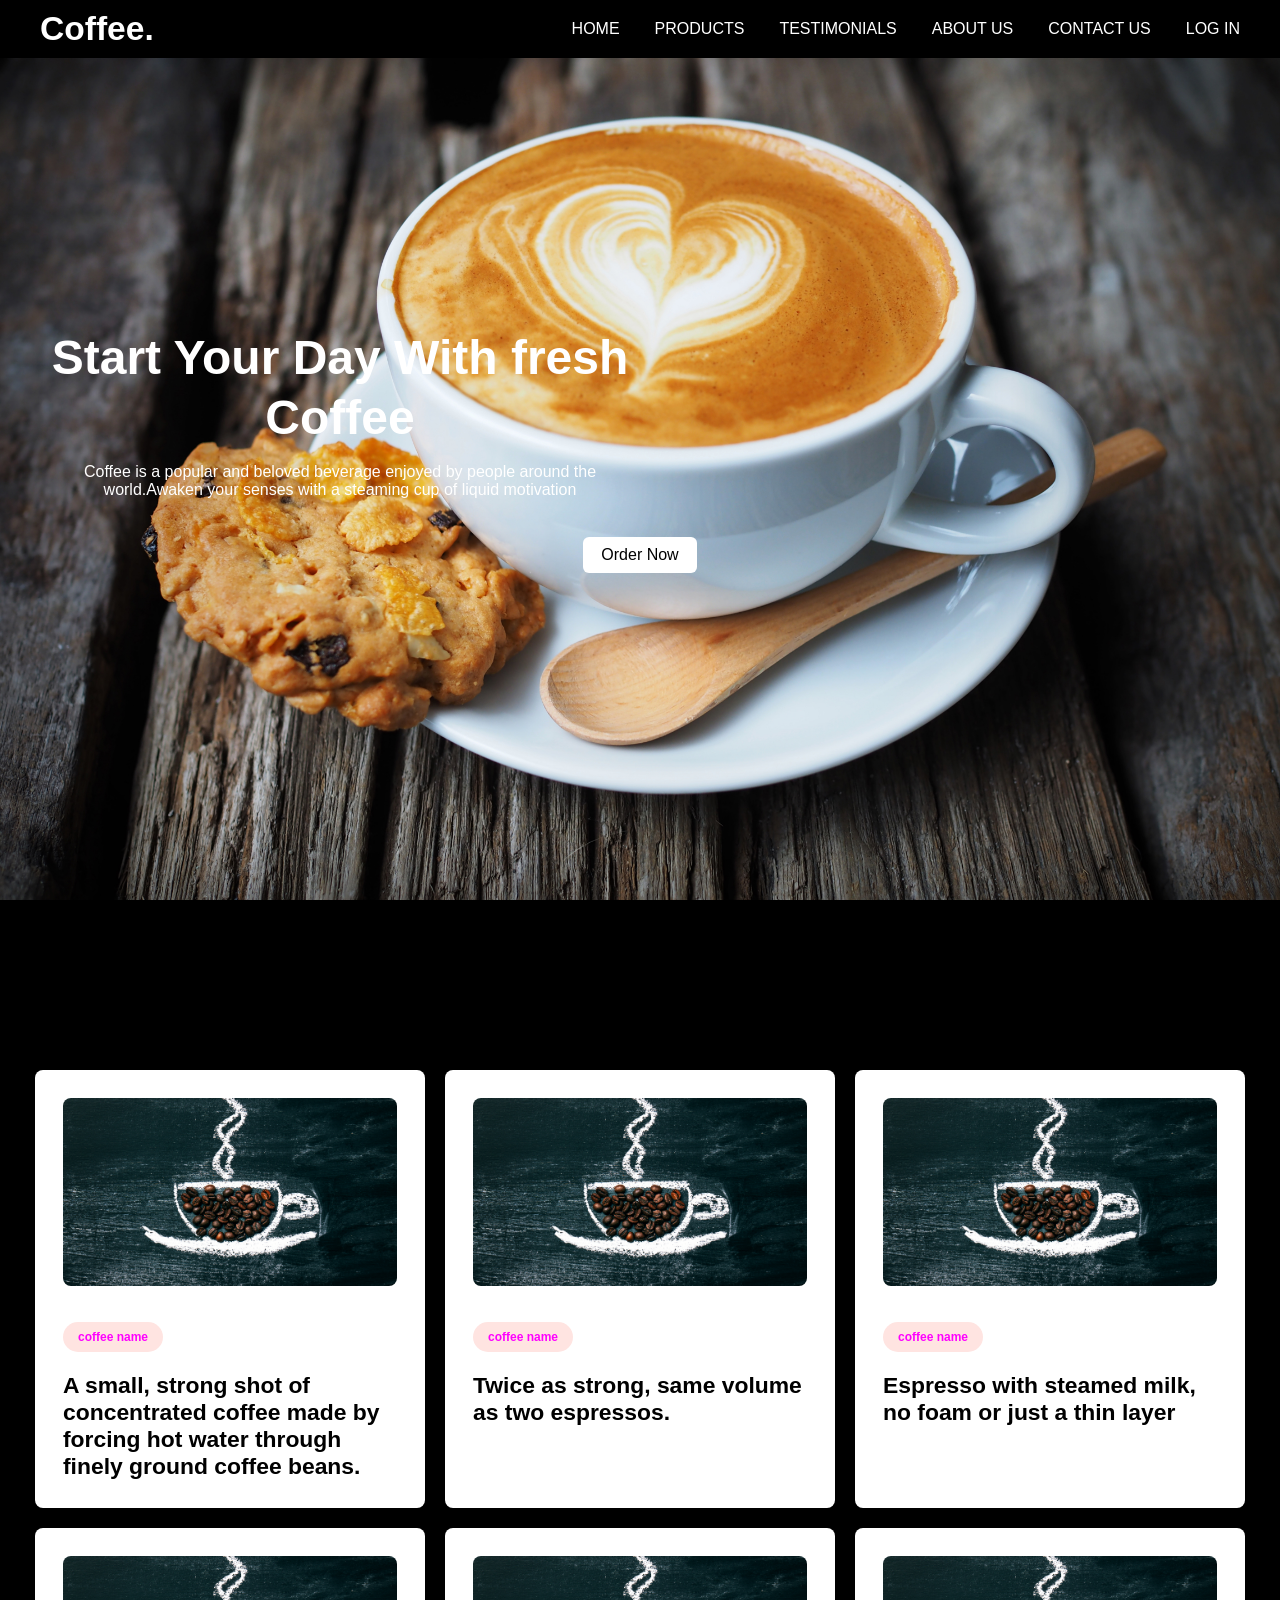
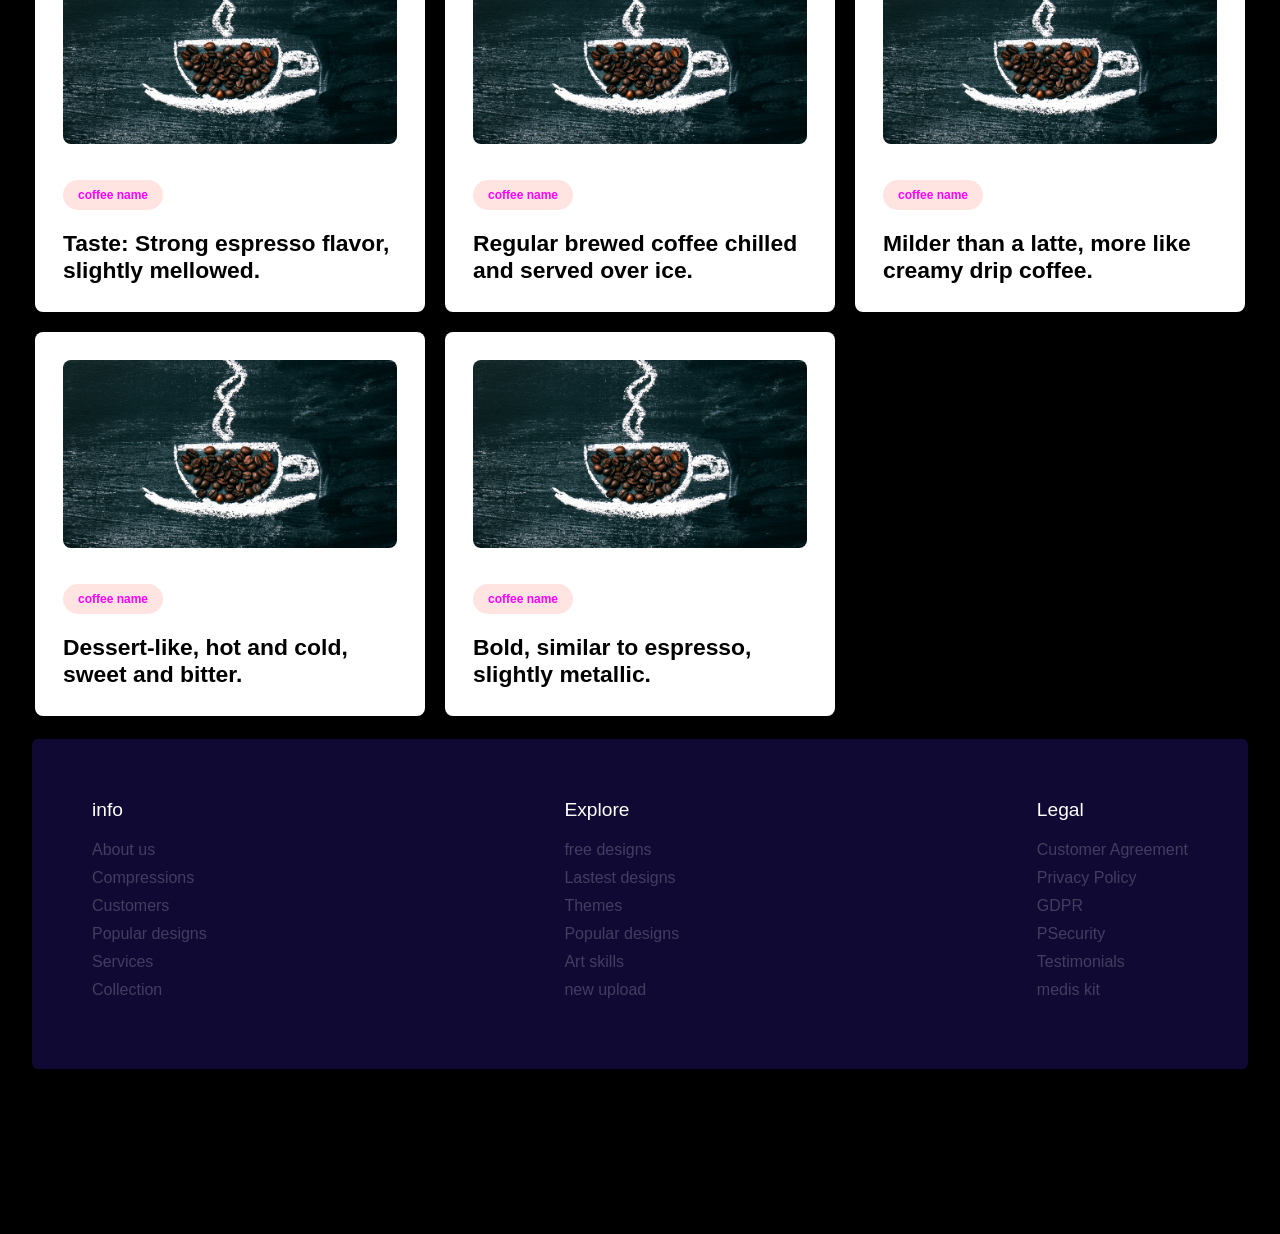
<file: INDEX.HTML>
<!DOCTYPE html>
<html lang="en">
<head>
    <meta charset="UTF-8">
    <meta name="viewport" content="width=device-width, initial-scale=1.0">
    <title>Coffee</title>
    <link rel="stylesheet" href="INDEX.CSS">
</head>
<body>

    <!--HEADER SECTION-->
    <header>
        <nav class ="navbar">
            <a class="logo" href="INDEX.HTML">Coffee<span>.</span></a>
            <ul class="menu-links">

                <li><a href="INDEX.HTML">HOME</a></li>
                <li><a href="product.html">PRODUCTS</a></li>
                <li><a href="testimonial.html">TESTIMONIALS</a></li>
              <li><a href="ABOUT_US.html">ABOUT US</a></li>
              <li><a href="contact-us.html">CONTACT US</a></li>
              <li><a href="login.html">LOG IN</a></li>
            </ul>
        </nav>
    </header>

  <!--HERO SECTION-->
  <section class="hero-section">
    <div class="content">
        <h2>Start Your Day With fresh Coffee</h2>
        <p>
            Coffee is a popular and beloved beverage enjoyed by
            people around the world.Awaken your senses with a steaming cup of liquid
            motivation
        </p>
        <button>Order Now</button>
    </div>

  </section>
  <!-- COFFEE CARD SECTION-->
<div class="card-list">
  <a href="#" class="card-item">
    <img src="MEDIA/painted-cup-coffee-with-natural-coffee-beans-chalkboard.jpg" alt="img 1">
    <span class="developer">coffee name</span>
    <h3>A small, strong shot of concentrated coffee made by forcing hot water through finely ground coffee beans.</h3>

  </a>

  <a href="#" class="card-item">
    <img src="MEDIA/painted-cup-coffee-with-natural-coffee-beans-chalkboard.jpg" alt="img 2">
    <span class="developer" >coffee name</span>
    <h3>Twice as strong, same volume as two espressos.</h3>
    </a>

  <a href="#" class="card-item">
    <img src="MEDIA/painted-cup-coffee-with-natural-coffee-beans-chalkboard.jpg" alt="img 3">
    <span class="developer">coffee name</span>
    <h3>Espresso with steamed milk, no foam or just a thin layer</h3>
    </a>
 <a href="#" class="card-item">
    <img src="MEDIA/painted-cup-coffee-with-natural-coffee-beans-chalkboard.jpg" alt="img 3">
    <span class="developer">coffee name</span>
    <h3>Taste: Strong espresso flavor, slightly mellowed.</h3>
    </a>
 <a href="#" class="card-item">
    <img src="MEDIA/painted-cup-coffee-with-natural-coffee-beans-chalkboard.jpg" alt="img 3">
    <span class="developer">coffee name</span>
    <h3>Regular brewed coffee chilled and served over ice.</h3>
    </a>

 <a href="#" class="card-item">
    <img src="MEDIA/painted-cup-coffee-with-natural-coffee-beans-chalkboard.jpg" alt="img 3">
    <span class="developer">coffee name</span>
    <h3> Milder than a latte, more like creamy drip coffee.</h3>
    </a>

     <a href="#" class="card-item">
    <img src="MEDIA/painted-cup-coffee-with-natural-coffee-beans-chalkboard.jpg" alt="img 3">
    <span class="developer">coffee name</span>
    <h3>Dessert-like, hot and cold, sweet and bitter.</h3>
    </a>
     <a href="#" class="card-item">
    <img src="MEDIA/painted-cup-coffee-with-natural-coffee-beans-chalkboard.jpg" alt="img 3">
    <span class="developer">coffee name</span>
    <h3> Bold, similar to espresso, slightly metallic.</h3>
    </a>


 

</div>
 <!--FOOTER SECTION-->>
    <section class=" footer">
    <div class="footer-row">
      
      <div class="footer-col">
        <h4>info</h4>
        <ul class="links">
          <li><a href="#">About us</a></li>
          <li><a href="#">Compressions</a></li>
          <li><a href="#">Customers</a></li>
          <li><a href="#">Popular designs</a></li>
          <li><a href="#">Services</a></li>
          <li><a href="#">Collection</a></li>
        </ul>
     </div>


<div class="footer-col">
  <h4>Explore</h4>
  <ul class="links">
    <li><a href="#">free designs</a></li>
      <li><a href="#">Lastest designs</a></li>
        <li><a href="#">Themes</a></li>
          <li><a href="#">Popular designs</a></li>
            <li><a href="#">Art skills</a></li>
              <li><a href="#">new upload</a></li>
  </ul>

</div>
<div class="footer-col">
  <h4>Legal</h4>
  <ul class="links">
    <li><a href="#">Customer Agreement</a></li>
      <li><a href="#">Privacy Policy</a></li>
        <li><a href="#">GDPR</a></li>
          <li><a href="#">PSecurity</a></li>
            <li><a href="#">Testimonials</a></li>
              <li><a href="#">medis kit</a></li>
  </ul>

</div>
    
</body>
</html>
</file>
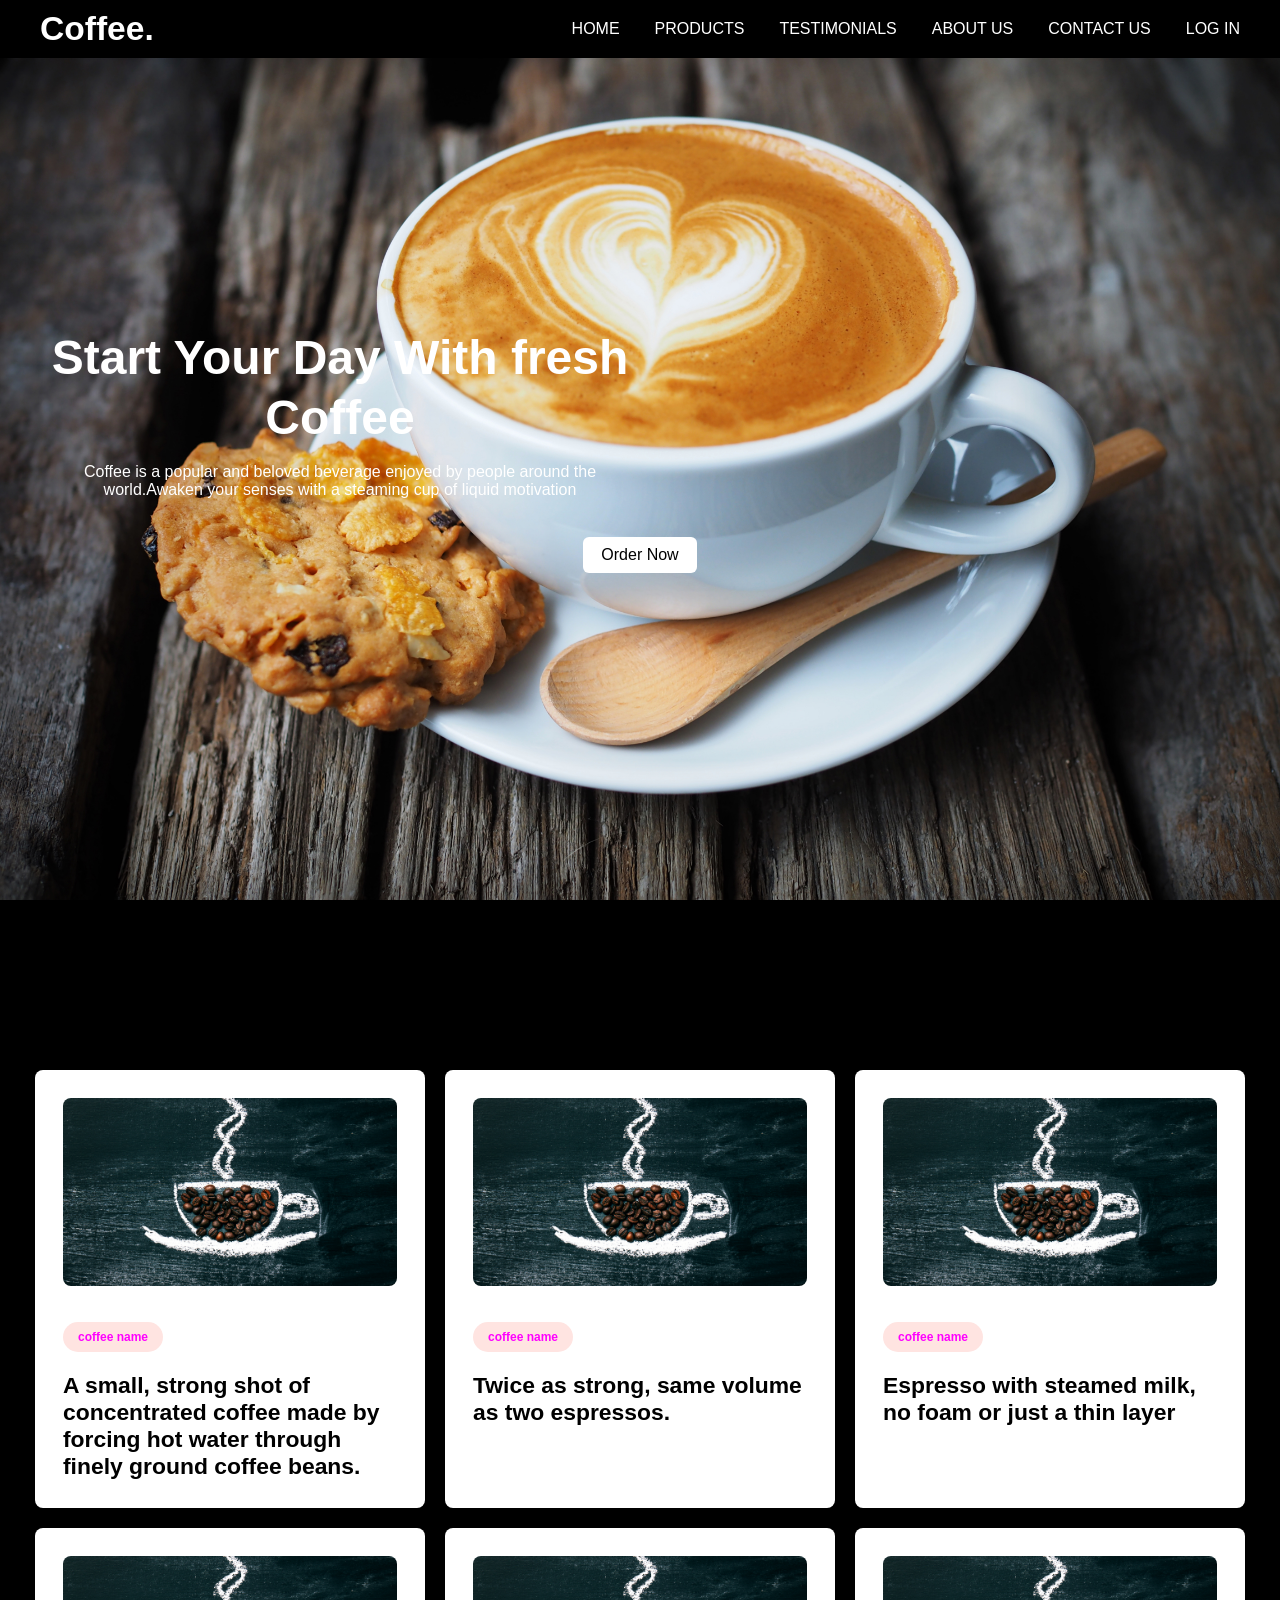
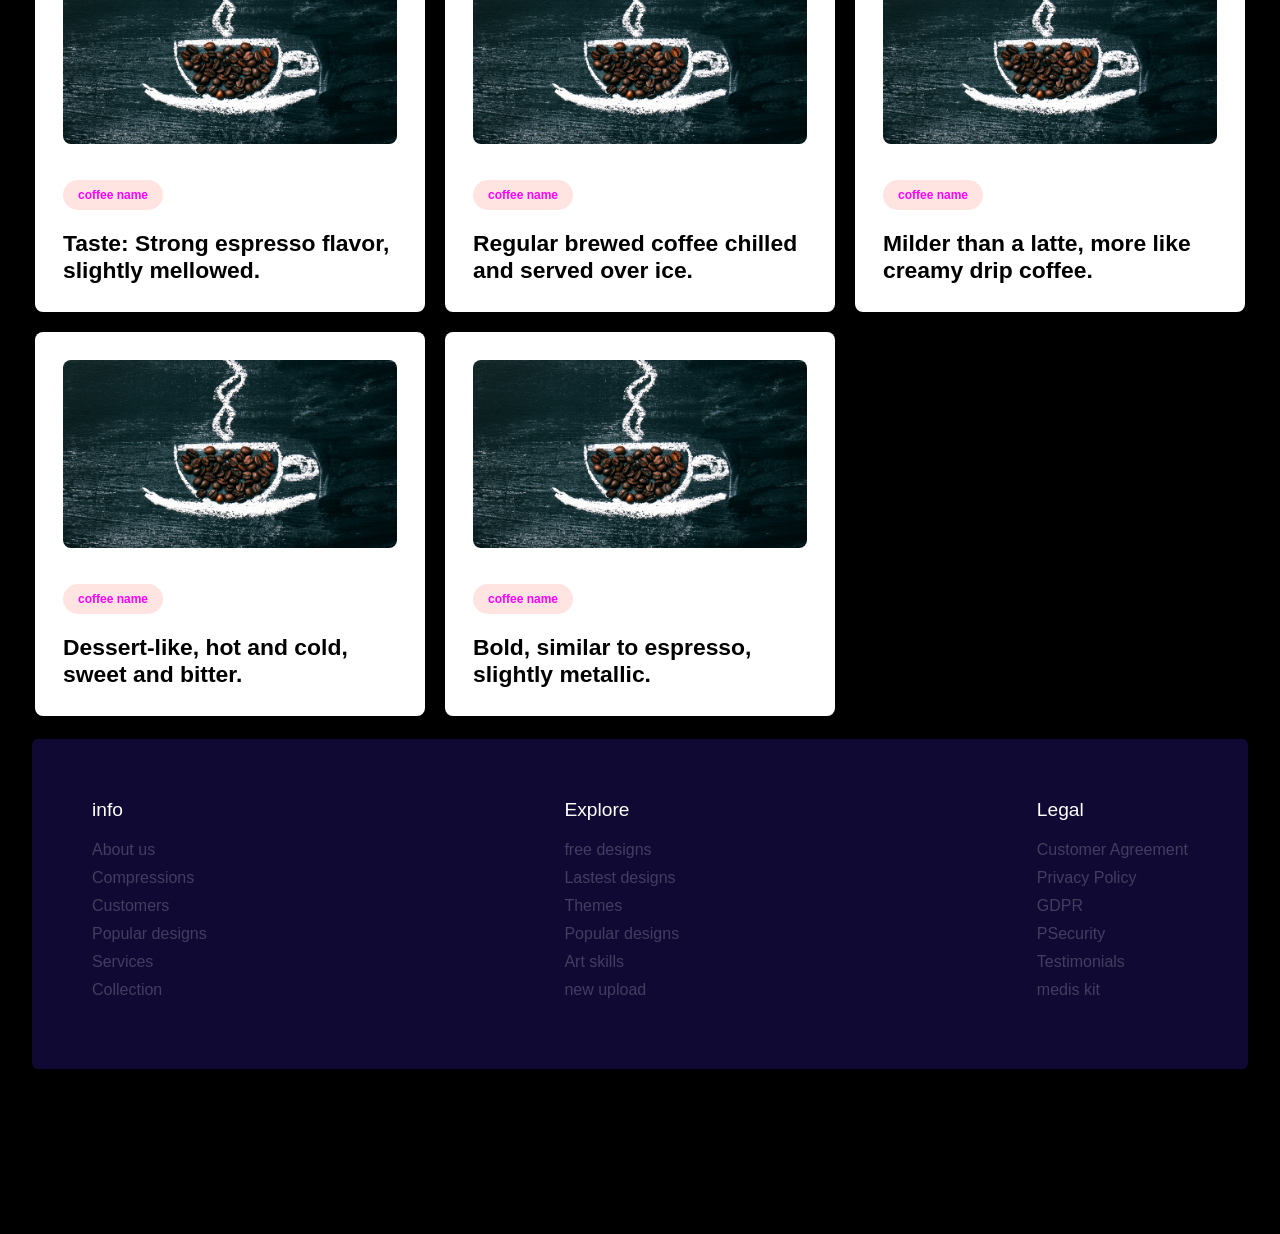
<file: Index.html>
<!DOCTYPE html>
<html lang="en">
<head>
    <meta charset="UTF-8">
    <meta name="viewport" content="width=device-width, initial-scale=1.0">
    <title>Coffee</title>
    <link rel="stylesheet" href="INDEX.CSS">
</head>
<body>

    <!--HEADER SECTION-->
    <header>
        <nav class ="navbar">
            <a class="logo" href="INDEX.HTML">Coffee<span>.</span></a>
            <ul class="menu-links">

                <li><a href="INDEX.HTML">HOME</a></li>
                <li><a href="product.html">PRODUCTS</a></li>
                <li><a href="testimonial.html">TESTIMONIALS</a></li>
              <li><a href="ABOUT_US.html">ABOUT US</a></li>
              <li><a href="contact-us.html">CONTACT US</a></li>
              <li><a href="login.html">LOG IN</a></li>
            </ul>
        </nav>
    </header>

  <!--HERO SECTION-->
  <section class="hero-section">
    <div class="content">
        <h2>Start Your Day With fresh Coffee</h2>
        <p>
            Coffee is a popular and beloved beverage enjoyed by
            people around the world.Awaken your senses with a steaming cup of liquid
            motivation
        </p>
        <button>Order Now</button>
    </div>

  </section>
  <!-- COFFEE CARD SECTION-->
<div class="card-list">
  <a href="#" class="card-item">
    <img src="MEDIA/painted-cup-coffee-with-natural-coffee-beans-chalkboard.jpg" alt="img 1">
    <span class="developer">coffee name</span>
    <h3>A small, strong shot of concentrated coffee made by forcing hot water through finely ground coffee beans.</h3>

  </a>

  <a href="#" class="card-item">
    <img src="MEDIA/painted-cup-coffee-with-natural-coffee-beans-chalkboard.jpg" alt="img 2">
    <span class="developer" >coffee name</span>
    <h3>Twice as strong, same volume as two espressos.</h3>
    </a>

  <a href="#" class="card-item">
    <img src="MEDIA/painted-cup-coffee-with-natural-coffee-beans-chalkboard.jpg" alt="img 3">
    <span class="developer">coffee name</span>
    <h3>Espresso with steamed milk, no foam or just a thin layer</h3>
    </a>
 <a href="#" class="card-item">
    <img src="MEDIA/painted-cup-coffee-with-natural-coffee-beans-chalkboard.jpg" alt="img 3">
    <span class="developer">coffee name</span>
    <h3>Taste: Strong espresso flavor, slightly mellowed.</h3>
    </a>
 <a href="#" class="card-item">
    <img src="MEDIA/painted-cup-coffee-with-natural-coffee-beans-chalkboard.jpg" alt="img 3">
    <span class="developer">coffee name</span>
    <h3>Regular brewed coffee chilled and served over ice.</h3>
    </a>

 <a href="#" class="card-item">
    <img src="MEDIA/painted-cup-coffee-with-natural-coffee-beans-chalkboard.jpg" alt="img 3">
    <span class="developer">coffee name</span>
    <h3> Milder than a latte, more like creamy drip coffee.</h3>
    </a>

     <a href="#" class="card-item">
    <img src="MEDIA/painted-cup-coffee-with-natural-coffee-beans-chalkboard.jpg" alt="img 3">
    <span class="developer">coffee name</span>
    <h3>Dessert-like, hot and cold, sweet and bitter.</h3>
    </a>
     <a href="#" class="card-item">
    <img src="MEDIA/painted-cup-coffee-with-natural-coffee-beans-chalkboard.jpg" alt="img 3">
    <span class="developer">coffee name</span>
    <h3> Bold, similar to espresso, slightly metallic.</h3>
    </a>


 

</div>
 <!--FOOTER SECTION-->>
    <section class=" footer">
    <div class="footer-row">
      
      <div class="footer-col">
        <h4>info</h4>
        <ul class="links">
          <li><a href="#">About us</a></li>
          <li><a href="#">Compressions</a></li>
          <li><a href="#">Customers</a></li>
          <li><a href="#">Popular designs</a></li>
          <li><a href="#">Services</a></li>
          <li><a href="#">Collection</a></li>
        </ul>
     </div>


<div class="footer-col">
  <h4>Explore</h4>
  <ul class="links">
    <li><a href="#">free designs</a></li>
      <li><a href="#">Lastest designs</a></li>
        <li><a href="#">Themes</a></li>
          <li><a href="#">Popular designs</a></li>
            <li><a href="#">Art skills</a></li>
              <li><a href="#">new upload</a></li>
  </ul>

</div>
<div class="footer-col">
  <h4>Legal</h4>
  <ul class="links">
    <li><a href="#">Customer Agreement</a></li>
      <li><a href="#">Privacy Policy</a></li>
        <li><a href="#">GDPR</a></li>
          <li><a href="#">PSecurity</a></li>
            <li><a href="#">Testimonials</a></li>
              <li><a href="#">medis kit</a></li>
  </ul>

</div>
    
</body>
</html>
</file>
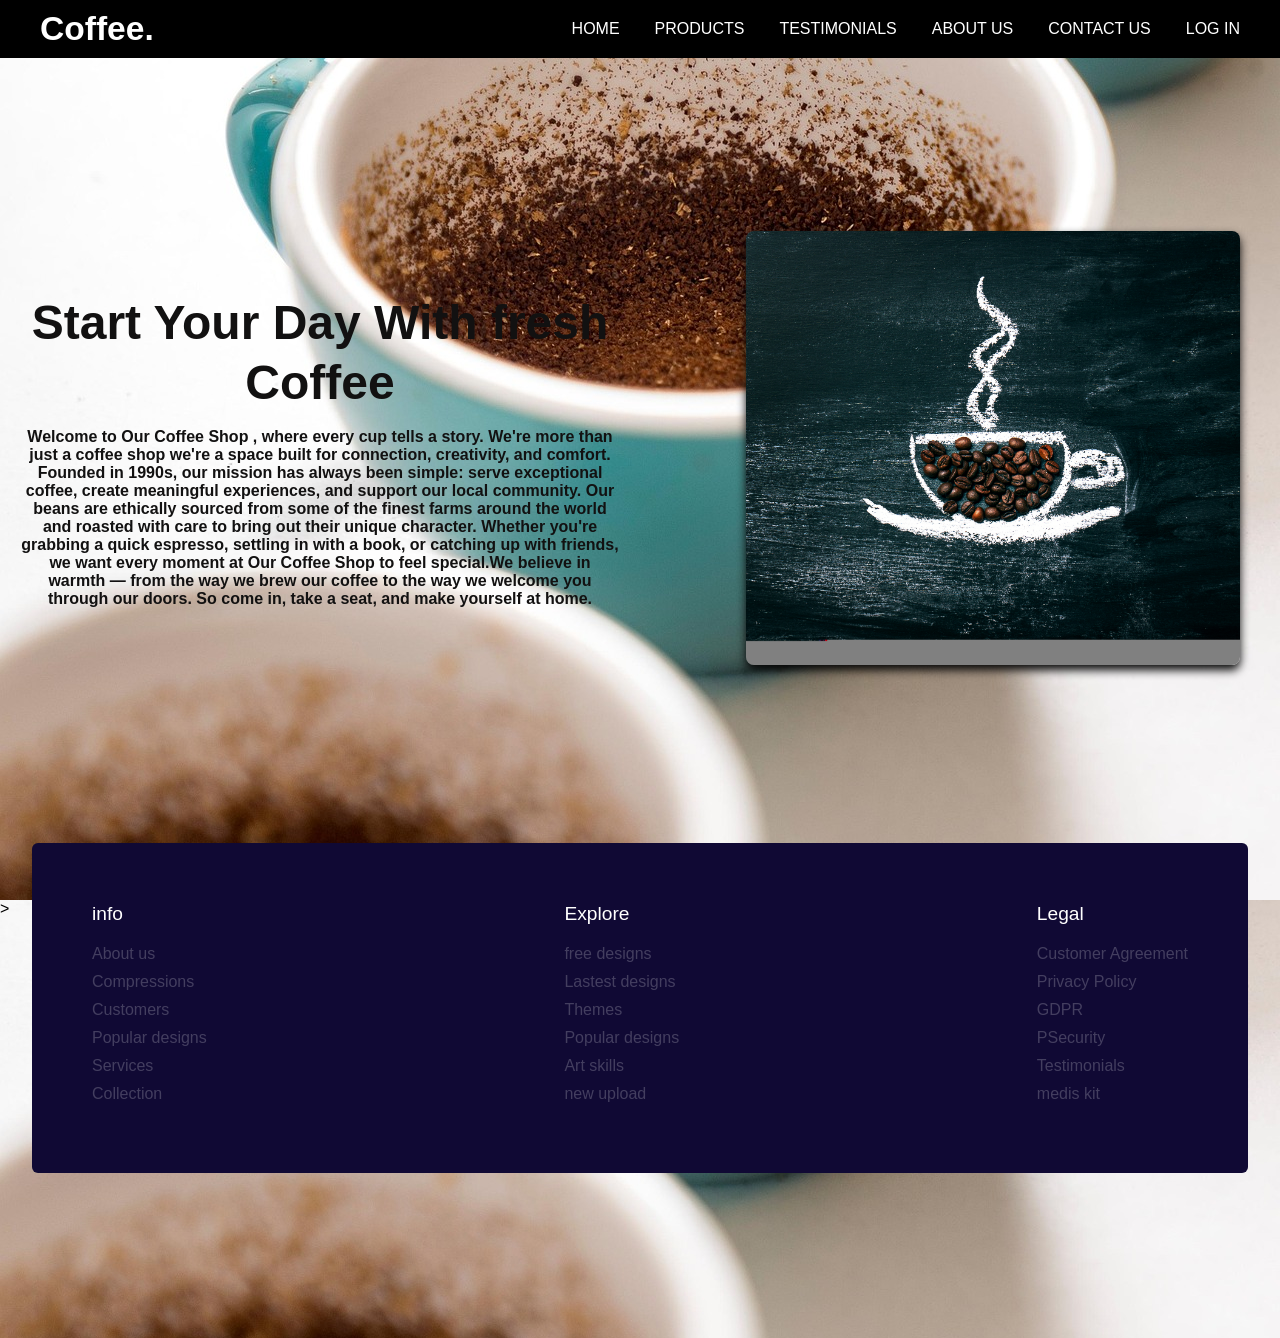
<file: ABOUT_US.html>
<!DOCTYPE html>
<html lang="en">
<head>
    <meta charset="UTF-8">
    <meta name="viewport" content="width=device-width, initial-scale=1.0">
    <title>About us</title>
    <link rel="stylesheet" href="ABOUT_US.css">
</head>
<body>

        <!--HEADER SECTION-->
    <header>
        <nav class ="navbar">
            <a class="logo" href="INDEX.HTML">Coffee<span>.</span></a>
            <ul class="menu-links">

                <li><a href="INDEX.HTML">HOME</a></li>
                <li><a href="product.html">PRODUCTS</a></li>
                <li><a href="testimonial.html">TESTIMONIALS</a></li>
              <li><a href="ABOUT_US.html">ABOUT US</a></li>
              <li><a href="contact-us.html">CONTACT US</a></li>
              <li><a href="login.html">LOG IN</a></li>
            </ul>
        </nav>
    </header>
       

     
     <section class="hero-section">
    <div class="content">
        <h2>Start Your Day With fresh Coffee</h2>
        <p>
           Welcome to  Our Coffee Shop , where every cup tells a story.

            We're more than just a coffee shop 
            we're a space built for connection, creativity, and comfort. 
            Founded in 1990s, our mission has always been simple: serve exceptional coffee, create meaningful experiences, and support our local community.
            Our beans are ethically sourced from some of the finest farms around the world and roasted with care to bring out their unique character.
             Whether you're grabbing a quick espresso, settling in with a book, or catching up with friends, we want every moment at Our Coffee Shop  to feel special.We believe in warmth — from the way we brew our coffee to the way we welcome you through our doors. So come in, take a seat, and make yourself at home.
        </p>
        
    </div>

    <div class="side-image">
    <img src="MEDIA/painted-cup-coffee-with-natural-coffee-beans-chalkboard.jpg" >
</div>

  </section>

    <!--FOOTER SECTION-->>
    <section class=" footer">
    <div class="footer-row">
      
      <div class="footer-col">
        <h4>info</h4>
        <ul class="links">
          <li><a href="#">About us</a></li>
          <li><a href="#">Compressions</a></li>
          <li><a href="#">Customers</a></li>
          <li><a href="#">Popular designs</a></li>
          <li><a href="#">Services</a></li>
          <li><a href="#">Collection</a></li>
        </ul>
     </div>


<div class="footer-col">
  <h4>Explore</h4>
  <ul class="links">
    <li><a href="#">free designs</a></li>
      <li><a href="#">Lastest designs</a></li>
        <li><a href="#">Themes</a></li>
          <li><a href="#">Popular designs</a></li>
            <li><a href="#">Art skills</a></li>
              <li><a href="#">new upload</a></li>
  </ul>

</div>
<div class="footer-col">
  <h4>Legal</h4>
  <ul class="links">
    <li><a href="#">Customer Agreement</a></li>
      <li><a href="#">Privacy Policy</a></li>
        <li><a href="#">GDPR</a></li>
          <li><a href="#">PSecurity</a></li>
            <li><a href="#">Testimonials</a></li>
              <li><a href="#">medis kit</a></li>
  </ul>

</div>

    
</body>
</html>
</file>
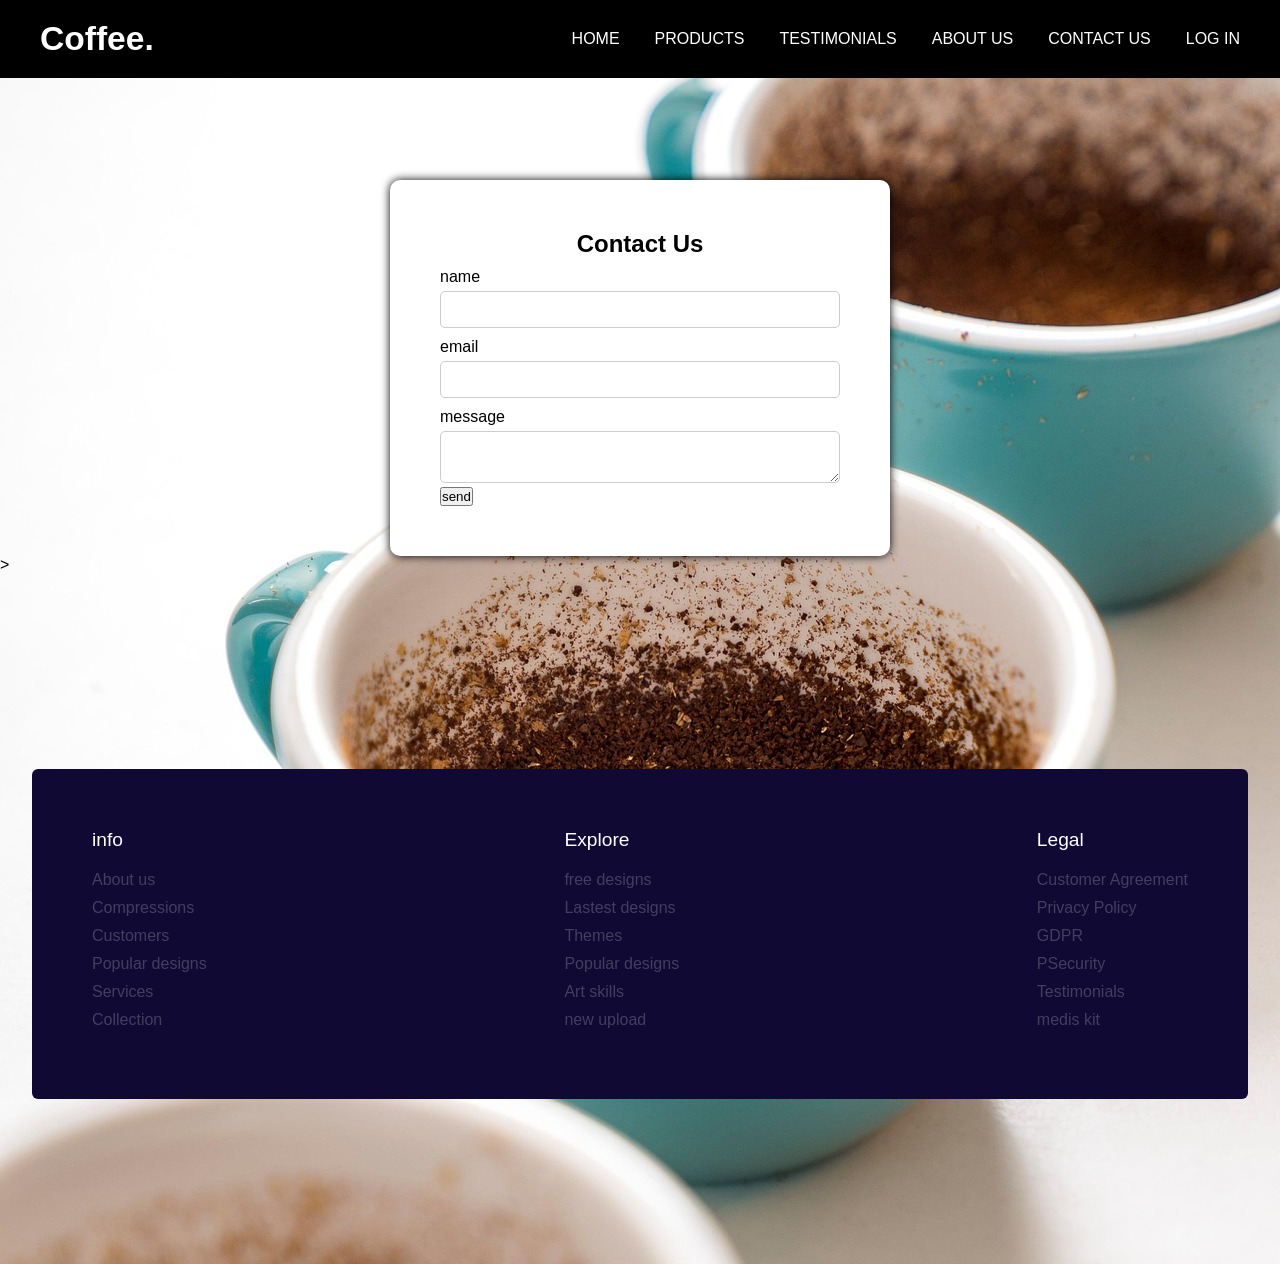
<file: contact-us.html>
<!DOCTYPE html>
<html lang="en">
<head>
    <meta charset="UTF-8">
    <meta name="viewport" content="width=device-width, initial-scale=1.0">
    <title>product</title>
    <link rel="stylesheet" href="contact-us.css">
</head>
<body>

        <!--HEADER SECTION-->
    <header>
        <nav class ="navbar">
            <a class="logo" href="INDEX.HTML">Coffee<span>.</span></a>
            <ul class="menu-links">

                <li><a href="INDEX.HTML">HOME</a></li>
                <li><a href="product.html">PRODUCTS</a></li>
                <li><a href="testimonial.html">TESTIMONIALS</a></li>
              <li><a href="ABOUT_US.html">ABOUT US</a></li>
              <li><a href="contact-us.html">CONTACT US</a></li>
              <li><a href="login.html">LOG IN</a></li>
            </ul>
        </nav>
    </header>

     <div class="contact-us">
        <h2>Contact Us</h2>
        <form action="#" method="post">
            <label for="name">name</label>
            <input type="text" id="name" name="name" required>

            <label for="email">email</label>
            <input type="email" id="email" email="email" required>

            <label for="message">message</label>
            <textarea id="message" message="message" required></textarea>

          <button type="submit">send</button>
            </form>     
    </div>


    <!--FOOTER SECTION-->>
    <section class=" footer">
    <div class="footer-row">
      
      <div class="footer-col">
        <h4>info</h4>
        <ul class="links">
          <li><a href="#">About us</a></li>
          <li><a href="#">Compressions</a></li>
          <li><a href="#">Customers</a></li>
          <li><a href="#">Popular designs</a></li>
          <li><a href="#">Services</a></li>
          <li><a href="#">Collection</a></li>
        </ul>
     </div>


<div class="footer-col">
  <h4>Explore</h4>
  <ul class="links">
    <li><a href="#">free designs</a></li>
      <li><a href="#">Lastest designs</a></li>
        <li><a href="#">Themes</a></li>
          <li><a href="#">Popular designs</a></li>
            <li><a href="#">Art skills</a></li>
              <li><a href="#">new upload</a></li>
  </ul>

</div>
<div class="footer-col">
  <h4>Legal</h4>
  <ul class="links">
    <li><a href="#">Customer Agreement</a></li>
      <li><a href="#">Privacy Policy</a></li>
        <li><a href="#">GDPR</a></li>
          <li><a href="#">PSecurity</a></li>
            <li><a href="#">Testimonials</a></li>
              <li><a href="#">medis kit</a></li>
  </ul>

</div>

    
</body>
</html>
</file>
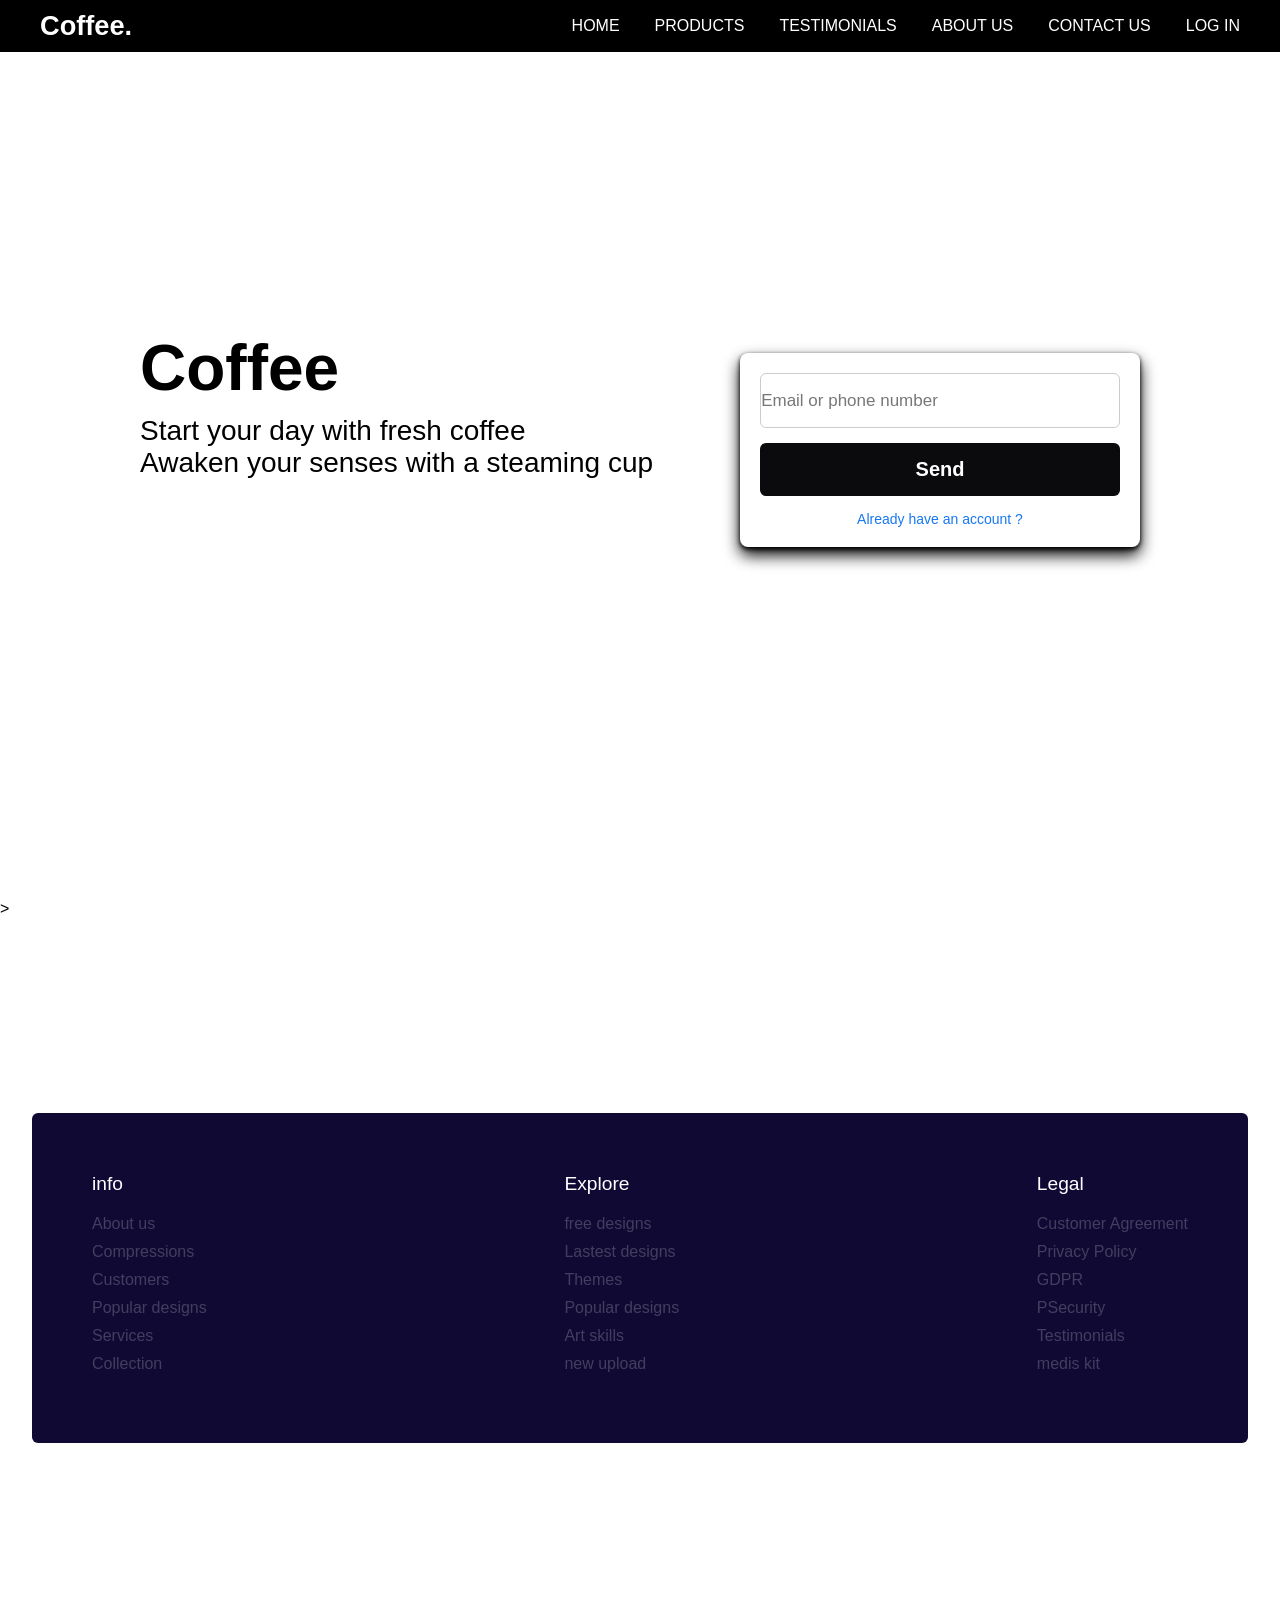
<file: forget-password.html>
<!DOCTYPE html>
<html lang="en">
<head>
    <meta charset="UTF-8">
    <meta name="viewport" content="width=device-width, initial-scale=1.0">
    <title>Forget Password Page</title>
    <link rel="stylesheet" href="forget-password.css">
</head>
<body>

        <!--HEADER SECTION-->
    <header>
        <nav class ="titlebar">
            <a class="logo" href="INDEX.HTML">Coffee<span>.</span></a>
            <ul class="menu-links">

                <li><a href="INDEX.HTML">HOME</a></li>
                <li><a href="product.html">PRODUCTS</a></li>
                <li><a href="testimonial.html">TESTIMONIALS</a></li>
              <li><a href="ABOUT_US.html">ABOUT US</a></li>
              <li><a href="contact-us.html">CONTACT US</a></li>
              <li><a href="login.html">LOG IN</a></li>
            </ul>
        </nav>
    </header>

     <div class="container flex">
       <div class ="facebook-page flex">
        <div class ="text">
          <h1>Coffee</h1>
          <p> Start your day with fresh coffee</p>
          <p>Awaken your senses with a steaming cup</p>
        </div>
        <form >
          <input type="email" placeholder="Email or phone number "required>
          <div class="link">
            <button type="submit" class="enter">Send</button>
            <a href="forget-password.html" class="forgot">Already have an account ?</a>
          </div>
        </form>
       </div>
       </div>


    <!--FOOTER SECTION-->>
    <section class=" footer">
    <div class="footer-row">
      
      <div class="footer-col">
        <h4>info</h4>
        <ul class="links">
          <li><a href="#">About us</a></li>
          <li><a href="#">Compressions</a></li>
          <li><a href="#">Customers</a></li>
          <li><a href="#">Popular designs</a></li>
          <li><a href="#">Services</a></li>
          <li><a href="#">Collection</a></li>
        </ul>
     </div>


<div class="footer-col">
  <h4>Explore</h4>
  <ul class="links">
    <li><a href="#">free designs</a></li>
      <li><a href="#">Lastest designs</a></li>
        <li><a href="#">Themes</a></li>
          <li><a href="#">Popular designs</a></li>
            <li><a href="#">Art skills</a></li>
              <li><a href="#">new upload</a></li>
  </ul>

</div>
<div class="footer-col">
  <h4>Legal</h4>
  <ul class="links">
    <li><a href="#">Customer Agreement</a></li>
      <li><a href="#">Privacy Policy</a></li>
        <li><a href="#">GDPR</a></li>
          <li><a href="#">PSecurity</a></li>
            <li><a href="#">Testimonials</a></li>
              <li><a href="#">medis kit</a></li>
  </ul>

</div>

    
</body>
</html>
</file>
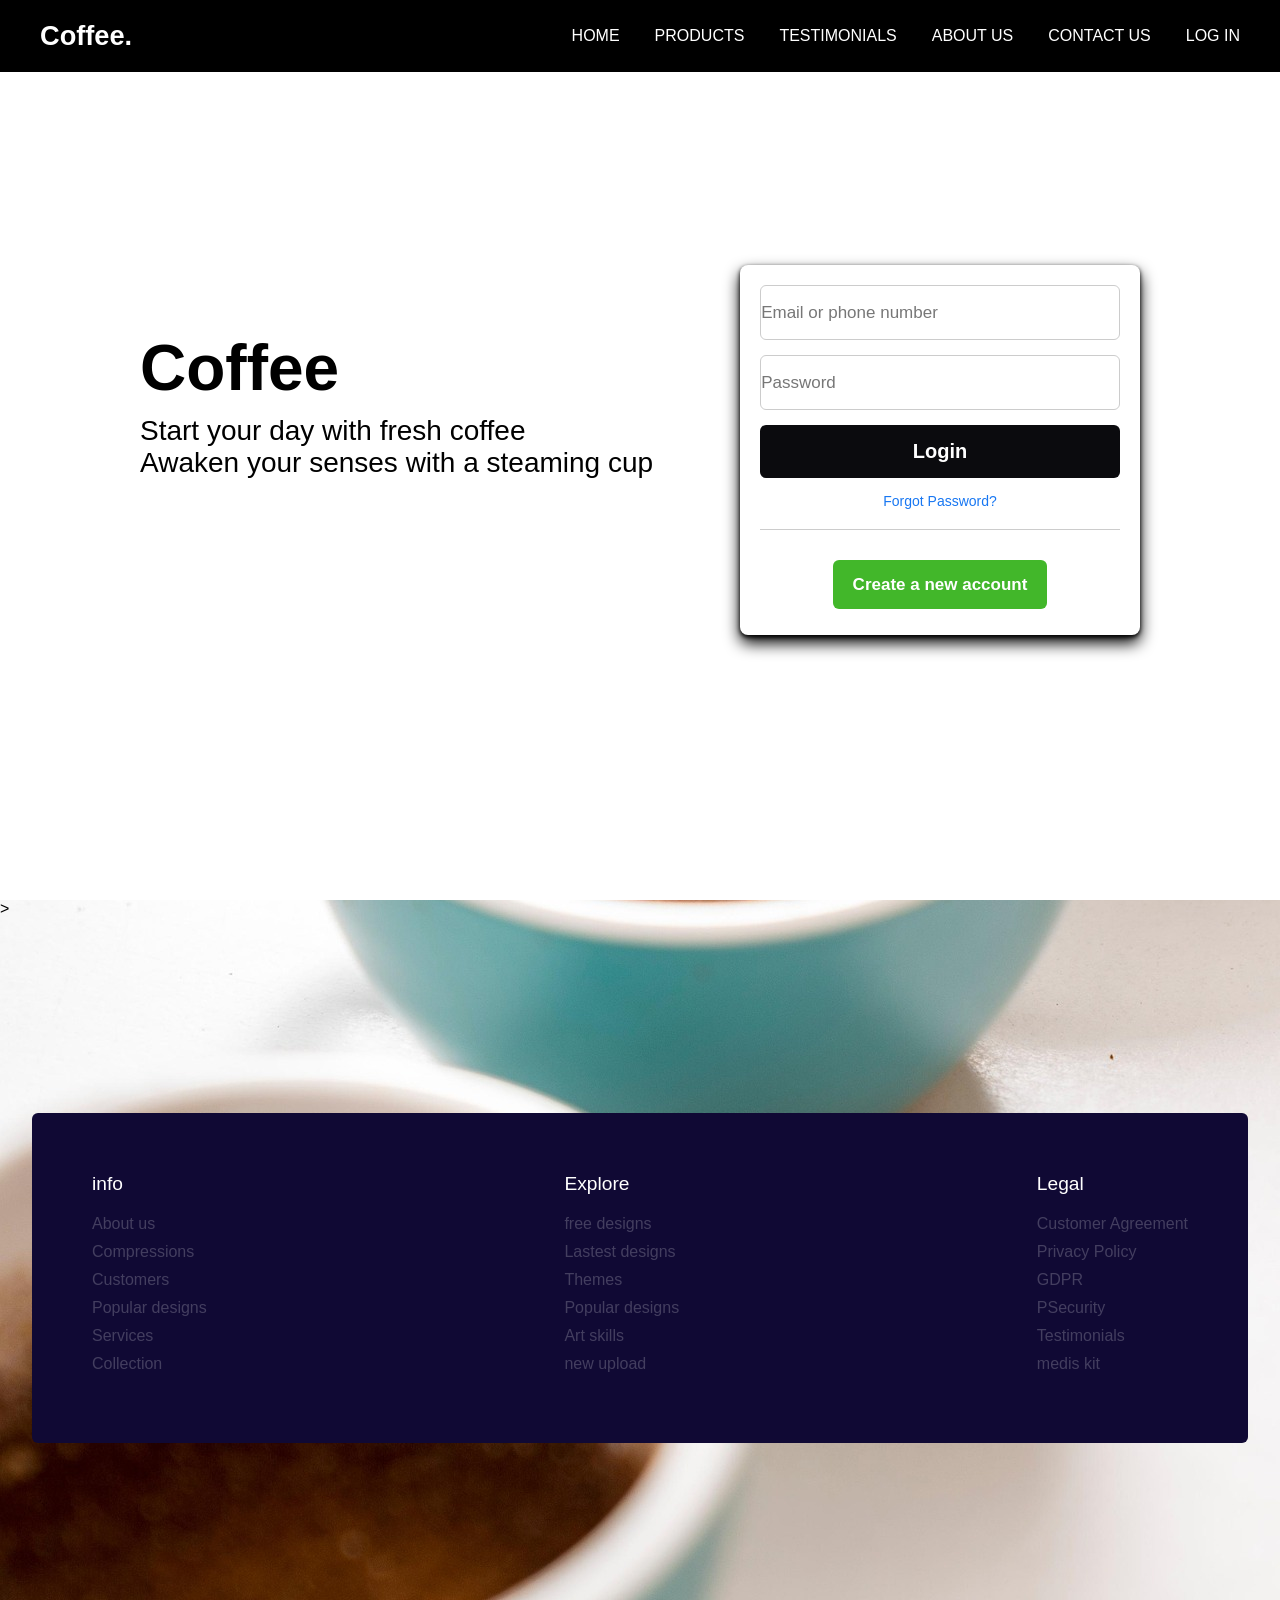
<file: login.html>
<!DOCTYPE html>
<html lang="en">
<head>
    <meta charset="UTF-8">
    <meta name="viewport" content="width=device-width, initial-scale=1.0">
    <title>Login Page</title>
    <link rel="stylesheet" href="login.css">
</head>
<body>

        <!--HEADER SECTION-->
    <header>
        <nav class ="navbar">
            <a class="logo" href="INDEX.HTML">Coffee<span>.</span></a>
            <ul class="menu-links">

                <li><a href="INDEX.HTML">HOME</a></li>
                <li><a href="product.html">PRODUCTS</a></li>
                <li><a href="testimonial.html">TESTIMONIALS</a></li>
              <li><a href="ABOUT_US.html">ABOUT US</a></li>
              <li><a href="contact-us.html">CONTACT US</a></li>
              <li><a href="login.html">LOG IN</a></li>
            </ul>
        </nav>
    </header>

     <div class="container flex">
       <div class ="facebook-page flex">
        <div class ="text">
          <h1>Coffee</h1>
          <p> Start your day with fresh coffee</p>
          <p>Awaken your senses with a steaming cup</p>
        </div>
        <form >
          <input type="email" placeholder="Email or phone number "required>
          <input type="password" placeholder="Password" required >
          <div class="link">
            <button type="submit" class="login">Login</button>
            <a href="forget-password.html" class="forgot">Forgot Password?</a>
          </div>

          <hr>
          <div class="button">
            <a href="register.html">Create a new account </a>

          </div>

        </form>
       </div>
       </div>


    <!--FOOTER SECTION-->>
    <section class=" footer">
    <div class="footer-row">
      
      <div class="footer-col">
        <h4>info</h4>
        <ul class="links">
          <li><a href="#">About us</a></li>
          <li><a href="#">Compressions</a></li>
          <li><a href="#">Customers</a></li>
          <li><a href="#">Popular designs</a></li>
          <li><a href="#">Services</a></li>
          <li><a href="#">Collection</a></li>
        </ul>
     </div>


<div class="footer-col">
  <h4>Explore</h4>
  <ul class="links">
    <li><a href="#">free designs</a></li>
      <li><a href="#">Lastest designs</a></li>
        <li><a href="#">Themes</a></li>
          <li><a href="#">Popular designs</a></li>
            <li><a href="#">Art skills</a></li>
              <li><a href="#">new upload</a></li>
  </ul>

</div>
<div class="footer-col">
  <h4>Legal</h4>
  <ul class="links">
    <li><a href="#">Customer Agreement</a></li>
      <li><a href="#">Privacy Policy</a></li>
        <li><a href="#">GDPR</a></li>
          <li><a href="#">PSecurity</a></li>
            <li><a href="#">Testimonials</a></li>
              <li><a href="#">medis kit</a></li>
  </ul>

</div>

    
</body>
</html>
</file>
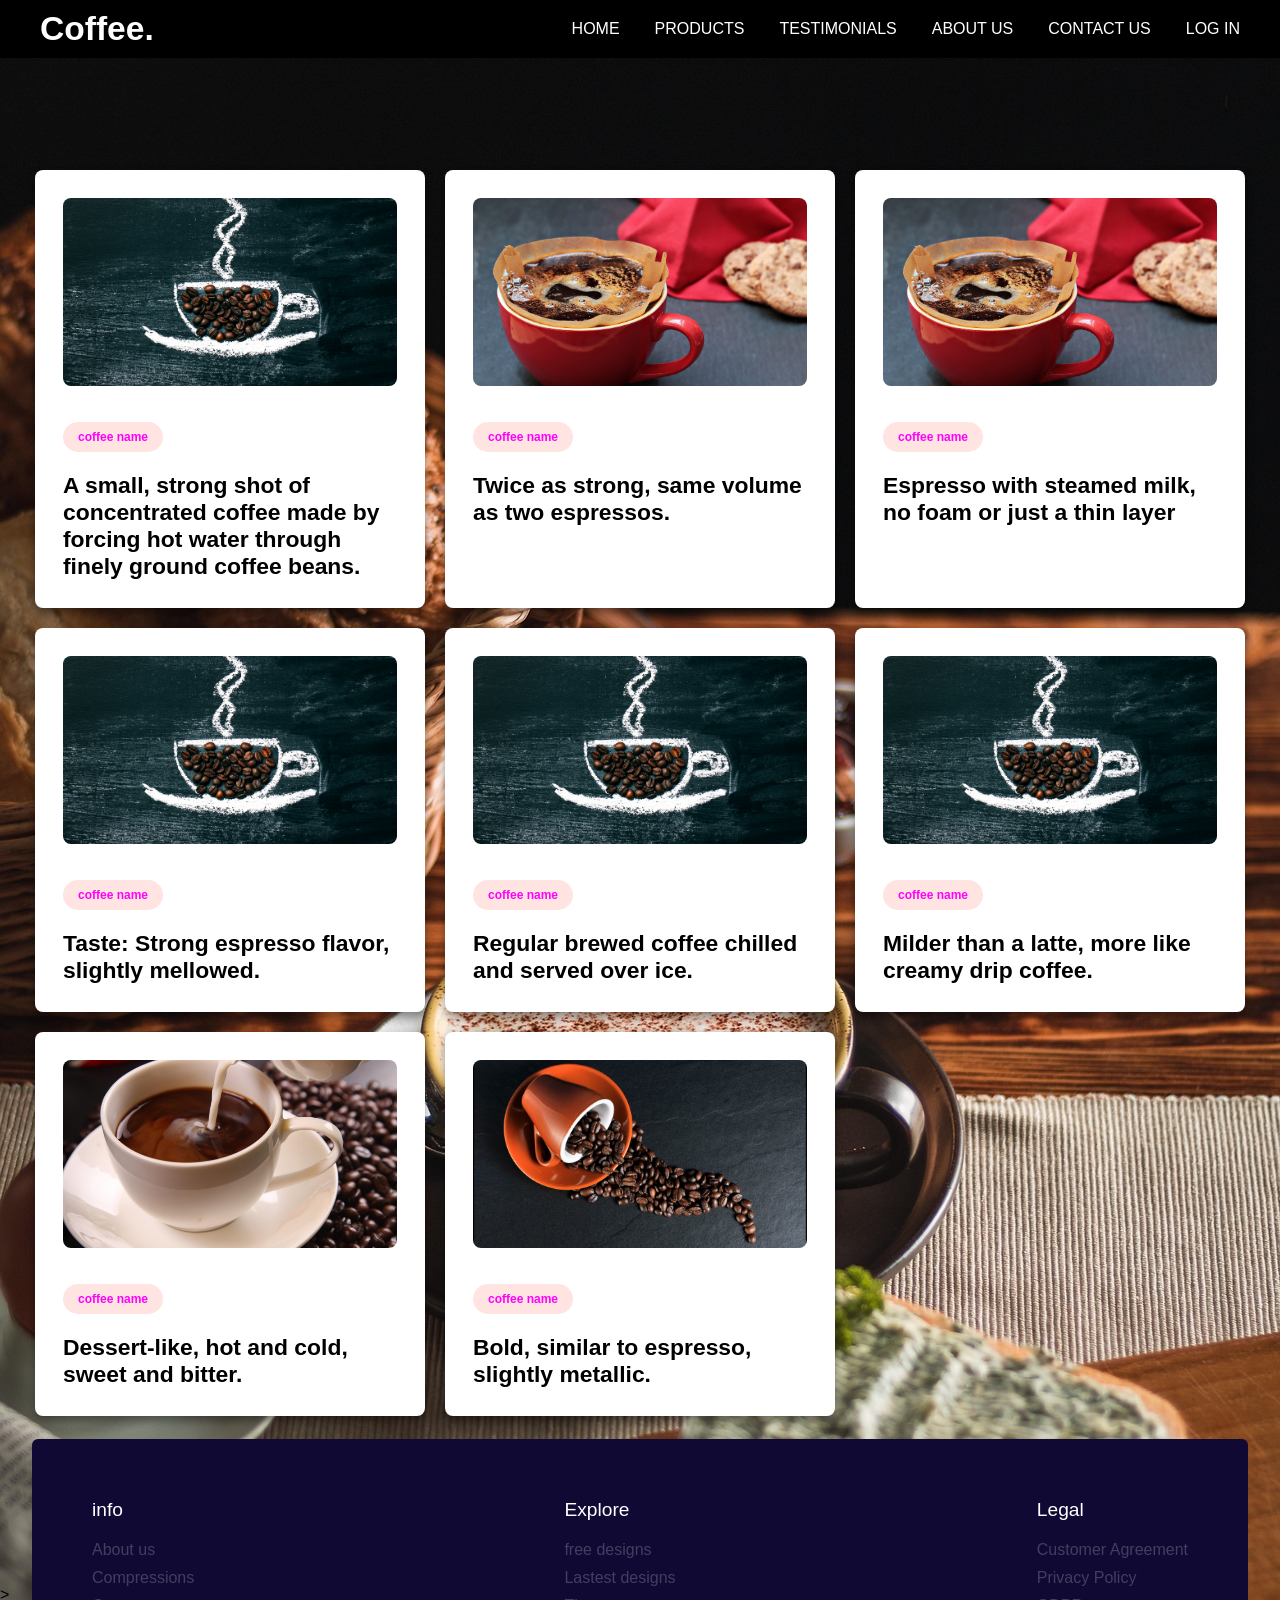
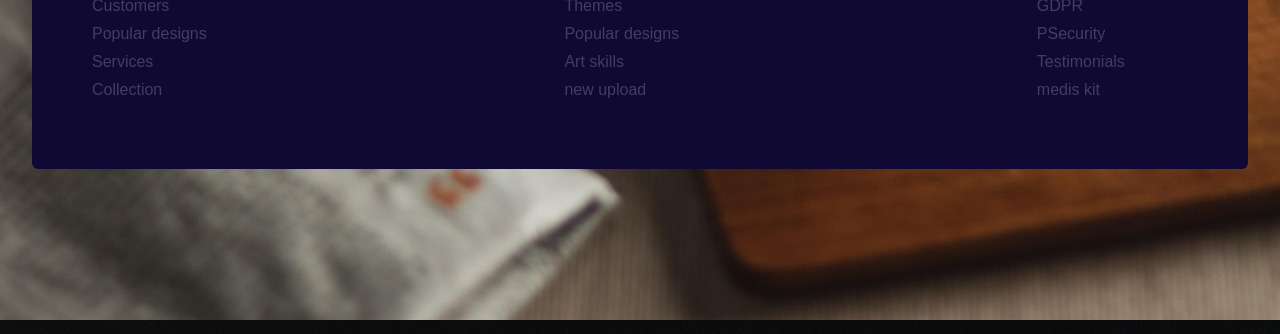
<file: product.html>
<!DOCTYPE html>
<html lang="en">
<head>
    <meta charset="UTF-8">
    <meta name="viewport" content="width=device-width, initial-scale=1.0">
    <title>product</title>
    <link rel="stylesheet" href="product.css">
</head>
<body>

        <!--HEADER SECTION-->
    <header>
        <nav class ="navbar">
            <a class="logo" href="INDEX.HTML">Coffee<span>.</span></a>
            <ul class="menu-links">

                <li><a href="INDEX.HTML">HOME</a></li>
                <li><a href="product.html">PRODUCTS</a></li>
                <li><a href="testimonial.html">TESTIMONIALS</a></li>
              <li><a href="ABOUT_US.html">ABOUT US</a></li>
              <li><a href="contact-us.html">CONTACT US</a></li>
              <li><a href="login.html">LOG IN</a></li>
            </ul>
        </nav>
    </header>

    <div class="card-list">
  <a href="#" class="card-item">
    <img src="MEDIA/painted-cup-coffee-with-natural-coffee-beans-chalkboard.jpg" alt="img 1">
    <span class="developer">coffee name</span>
    <h3>A small, strong shot of concentrated coffee made by forcing hot water through finely ground coffee beans.</h3>

  </a>

  <a href="#" class="card-item">
    <img src="coffee-2139592_1920.jpg" alt="img 2">
    <span class="developer" >coffee name</span>
    <h3>Twice as strong, same volume as two espressos.</h3>
    </a>

  <a href="#" class="card-item">
    <img src="coffee-2139592_1920.jpg" alt="img 3">
    <span class="developer">coffee name</span>
    <h3>Espresso with steamed milk, no foam or just a thin layer</h3>
    </a>
 <a href="#" class="card-item">
    <img src="MEDIA/painted-cup-coffee-with-natural-coffee-beans-chalkboard.jpg" alt="img 3">
    <span class="developer">coffee name</span>
    <h3>Taste: Strong espresso flavor, slightly mellowed.</h3>
    </a>
 <a href="#" class="card-item">
    <img src="MEDIA/painted-cup-coffee-with-natural-coffee-beans-chalkboard.jpg" alt="img 3">
    <span class="developer">coffee name</span>
    <h3>Regular brewed coffee chilled and served over ice.</h3>
    </a>

 <a href="#" class="card-item">
    <img src="MEDIA/painted-cup-coffee-with-natural-coffee-beans-chalkboard.jpg" alt="img 3">
    <span class="developer">coffee name</span>
    <h3> Milder than a latte, more like creamy drip coffee.</h3>
    </a>

     <a href="#" class="card-item">
    <img src="coffee-563800_1920.jpg" alt="img 3">
    <span class="developer">coffee name</span>
    <h3>Dessert-like, hot and cold, sweet and bitter.</h3>
    </a>
     <a href="#" class="card-item">
    <img src="coffee-171653_1920.jpg" alt="img 3">
    <span class="developer">coffee name</span>
    <h3> Bold, similar to espresso, slightly metallic.</h3>
    </a>

    </div>
 <!--FOOTER SECTION-->>
    <section class=" footer">
    <div class="footer-row">
      
      <div class="footer-col">
        <h4>info</h4>
        <ul class="links">
          <li><a href="#">About us</a></li>
          <li><a href="#">Compressions</a></li>
          <li><a href="#">Customers</a></li>
          <li><a href="#">Popular designs</a></li>
          <li><a href="#">Services</a></li>
          <li><a href="#">Collection</a></li>
        </ul>
     </div>


<div class="footer-col">
  <h4>Explore</h4>
  <ul class="links">
    <li><a href="#">free designs</a></li>
      <li><a href="#">Lastest designs</a></li>
        <li><a href="#">Themes</a></li>
          <li><a href="#">Popular designs</a></li>
            <li><a href="#">Art skills</a></li>
              <li><a href="#">new upload</a></li>
  </ul>

</div>
<div class="footer-col">
  <h4>Legal</h4>
  <ul class="links">
    <li><a href="#">Customer Agreement</a></li>
      <li><a href="#">Privacy Policy</a></li>
        <li><a href="#">GDPR</a></li>
          <li><a href="#">PSecurity</a></li>
            <li><a href="#">Testimonials</a></li>
              <li><a href="#">medis kit</a></li>
  </ul>

</div>

    
</body>
</html>
</file>
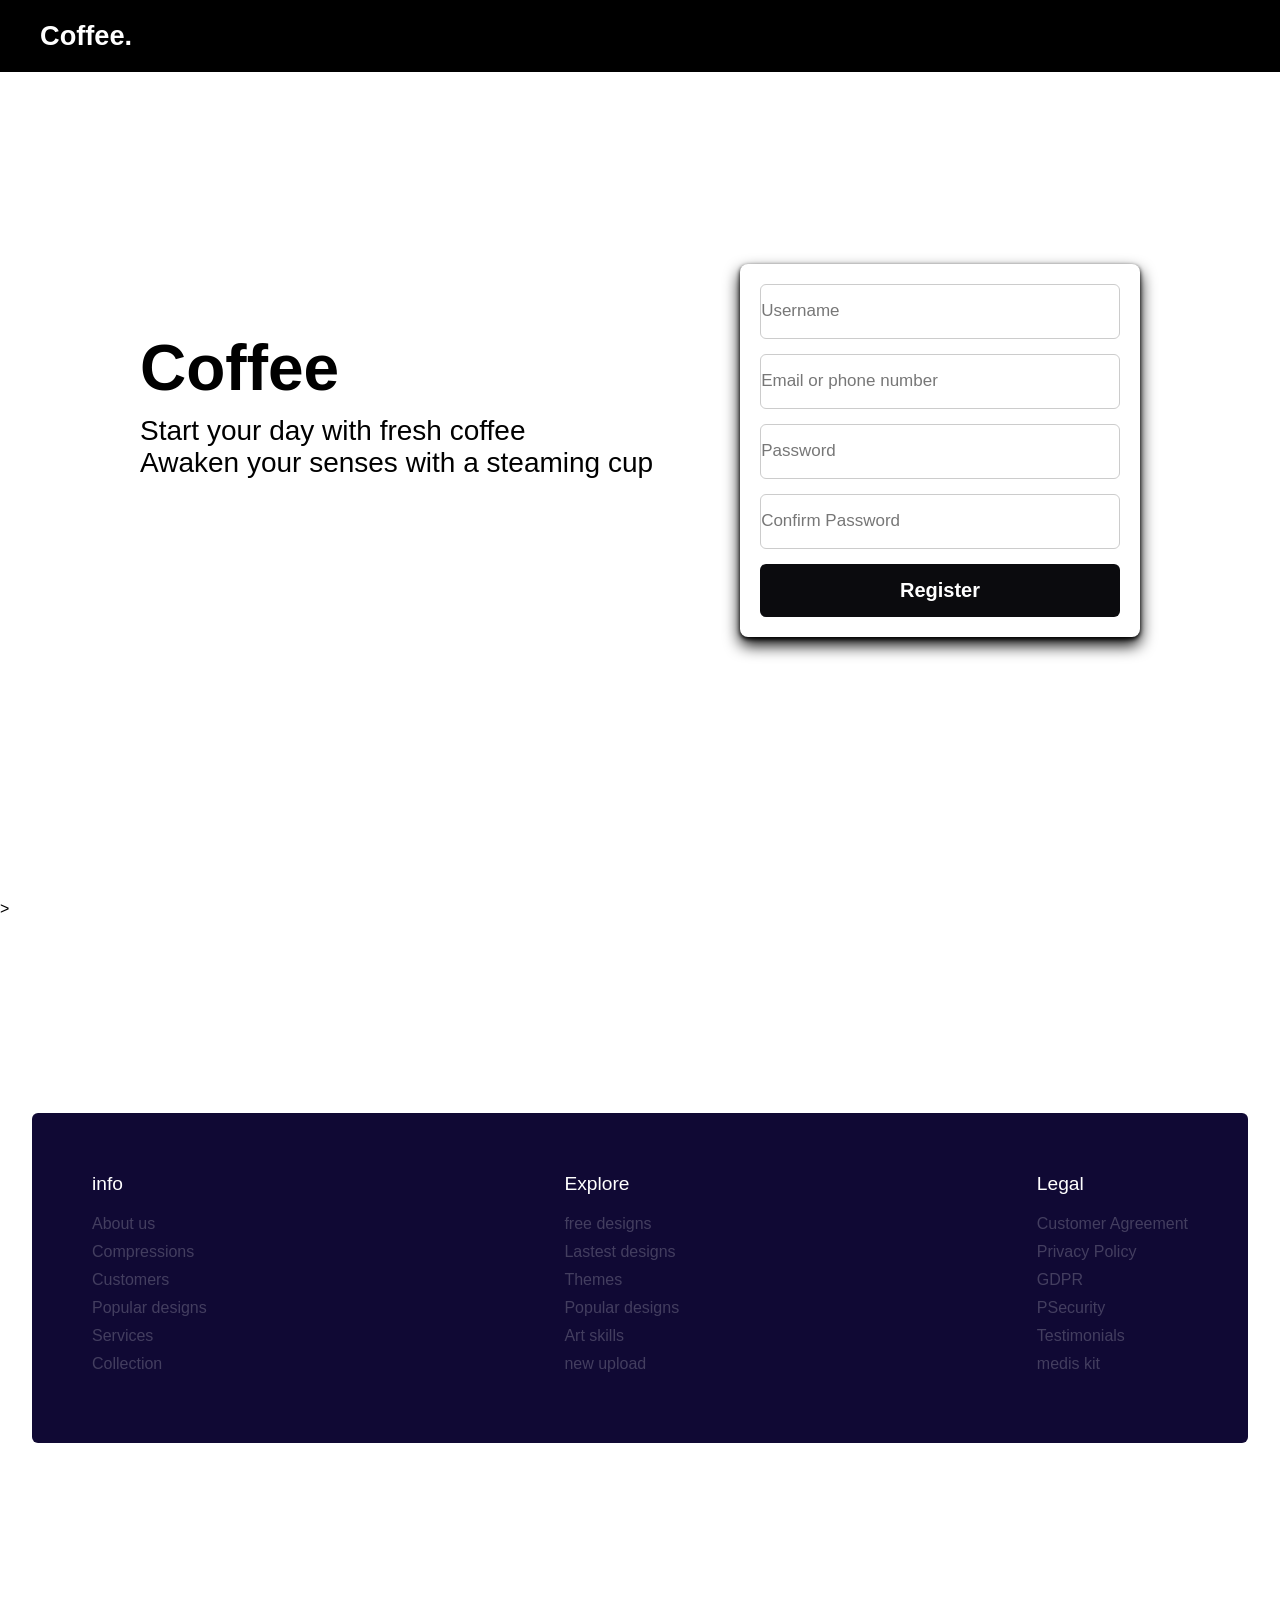
<file: register.html>
<!DOCTYPE html>
<html lang="en">
<head>
    <meta charset="UTF-8">
    <meta name="viewport" content="width=device-width, initial-scale=1.0">
    <title>Register Page</title>
    <link rel="stylesheet" href="register.css">
</head>
<body>

        <!--HEADER SECTION-->
    <header>
        <nav class ="navbar">
            <a class="logo" href="INDEX.HTML">Coffee<span>.</span></a>
            <ul class="menu-links">

                <li><a href="INDEX.HTML">HOME</a></li>
                <li><a href="product.html">PRODUCTS</a></li>
                <li><a href="testimonial.html">TESTIMONIALS</a></li>
              <li><a href="ABOUT_US.html">ABOUT US</a></li>
              <li><a href="contact-us.html">CONTACT US</a></li>
              <li><a href="login.html">LOG IN</a></li>
            </ul>
        </nav>
    </header>

     <div class="container flex">
       <div class ="facebook-page flex">
        <div class ="text">
          <h1>Coffee</h1>
          <p> Start your day with fresh coffee</p>
          <p>Awaken your senses with a steaming cup</p>
        </div>
        <form >
          <input type="text" placeholder="Username "required>
          <input type="text" placeholder="Email or phone number "required>
          <input type="password" placeholder="Password" required >
          <input type="password" placeholder="Confirm Password "required>
          <div class="link">
            <button type="submit" class="register">Register</button>
          </div>

        </form>
        </div>
        </div>
       

             <!--FOOTER SECTION-->>
    <section class=" footer">
    <div class="footer-row">
      
      <div class="footer-col">
        <h4>info</h4>
        <ul class="links">
          <li><a href="#">About us</a></li>
          <li><a href="#">Compressions</a></li>
          <li><a href="#">Customers</a></li>
          <li><a href="#">Popular designs</a></li>
          <li><a href="#">Services</a></li>
          <li><a href="#">Collection</a></li>
        </ul>
     </div>


<div class="footer-col">
  <h4>Explore</h4>
  <ul class="links">
    <li><a href="#">free designs</a></li>
      <li><a href="#">Lastest designs</a></li>
        <li><a href="#">Themes</a></li>
          <li><a href="#">Popular designs</a></li>
            <li><a href="#">Art skills</a></li>
              <li><a href="#">new upload</a></li>
  </ul>

</div>
<div class="footer-col">
  <h4>Legal</h4>
  <ul class="links">
    <li><a href="#">Customer Agreement</a></li>
      <li><a href="#">Privacy Policy</a></li>
        <li><a href="#">GDPR</a></li>
          <li><a href="#">PSecurity</a></li>
            <li><a href="#">Testimonials</a></li>
              <li><a href="#">medis kit</a></li>
  </ul>

</div>

    
</body>
</html>
</file>
<file: INDEX.CSS>
*{
    margin: 0;
    padding: 0;
    box-sizing: border-box;
}

body{
    font-family: 'Gill Sans', 'Gill Sans MT', Calibri, 'Trebuchet MS', sans-serif;
    background-color: black;
}

/* header section styling*/
header{
    position: fixed;
    top: 0;
    left: 0;
    width: 100%;
    padding: 10px;
    background-color: black;
}

.navbar{
    display: flex;
    align-items: center;
    justify-content: space-between;
    max-width: 1200px;
    margin: 0 auto;
}

.logo{
    color: white;
    font-weight: 600;
    font-size: 2.1rem;
    text-decoration: none;
}

.span{
color: red;
}

.menu-links{
    display: flex;
    list-style: none;
    gap: 35px;
}

a{
    color: white;
    text-decoration: none;
    transition: 0.2s ease;
}

a:hover{
    color: coral;
}

/*hero section styling */
.hero-section{
    height: 100vh;
    background-image: url(MEDIA/cup-coffee-with-heart-drawn-foam.jpg);
    background-position: center;
    background-size: cover;
    display: flex;
    align-items: center;
    padding: 0 20px;
}

.content{
    max-width: 1200px;
    margin:0 auto;
    width: 100%;
    color: white;
}

.content h2{
font-size: 3rem;
max-width: 600px;
line-height: 70px;
}

.content p{
font-weight: 300;
max-width: 600px;
margin-top: 15px;
}

.content button{
    background-color: white;
    padding: 12px 30px;
    border: none;
    font-size: 1rem;
    border-radius: 6px;
    margin-top: 38px;
    cursor: pointer;
    font-weight: 500;
    transition: 0.2s ease;
}

.content button:hover{
    color: white;
    background: coral;
}

/*RESPONSIVENESS  --MOBILE ,TABLET AND LARGE  SCREEN*/

@media(max-width: 768px){
    header{
        padding: 10px;
    }

    .logo{
        font-size: 1.7rem;
    }
    .menu-links{
        position: fixed;
        top: 0;
        left: -250px;
        width: 250px;
        height: 100vh;
        background: white;
        flex-direction: column;
        padding: 70px 40px 0;
        transition: left 0.2s ease;
    }
   
    }
    .content{
        text-align: center;
    }
    .content:is(h2,p){
        max-width: 100%;
    }
    .content h2{
        font-size: 2.rem;
        line-height: 60px;
    }
    .content button{
        padding:9px 18px;
    }

    /*CARD SECTION*/
    .card-list{
        display: grid;
        grid-template-columns: repeat(auto-fill, minmax(300px, 1fr));
        max-width: 1250px;
        margin: 150px auto;
        padding: 20px;
        gap: 20px;
    }
    .card-item{
        background: white;
        padding: 26px;
        border-radius: 8px;
        box-shadow: 0px 5px 10px rgba(0, 0, 0, 0.4);
        list-style-type: none;
        cursor: pointer;
        text-decoration: none;
        border: 2px solid transparent;
        transition: border 0.5s ease;
    }

    .card-item:hover{
        border: 2px solid black;
    }
    .card-item img{
        width: 100%;
        aspect-ratio: 16/9;
        border-radius: 8px;
        object-fit: cover;
    }

    .card-item span{
        display: inline-block;
        background: mistyrose;
        margin-top: 32px;
        padding: 8px 15px;
        font-size: 0.75rem;
        border-radius: 50px;
        font-weight: 600;
    }
    .developer{
        background-color: hotpink;
        color: fuchsia;
    }
    .card-item h3{
        color: black;
        font-size: 1.43rem;
        margin-top: 20px;
        font-weight: 600;
    }

    @media(max-width:1200px){
        .card-list .card-item{
            padding: 15px;
        }
    }
    @media screen  and (max-width :900px){
        .card-list{
            margin: 0 auto;
        }
    }

    /*FOOTER STYLING SECTION */
    .footer{
        position: relative;
        top: 50%;
        left: 50%;
        transform: translate(-50%, -50%);
        max-width: 1280px;
        width:95%;
        background: rgb(16, 9, 52);
        border-radius: 6px;

    }
     .footer .footer-row{
        display: flex;
        flex-wrap: wrap;
        justify-content: space-between;
        gap: 3.5rem;
        padding: 60px;
    }

    .footer-col h4{
        color: white;
        font-size: 1.2rem;
        font-weight: 400;
    }

    .footer-col .links{
        margin-top: 20px;
    }
    .links li{
        list-style: none ;
        margin-bottom: 10px;
    }
    .links li a{
        text-decoration: none;
        color: rgba(255, 255, 255, 0.217);
    }
    .links li a:hover{
        color: white;
    }
    /* FOOTER RESPONSIVENESS*/
    @media(max-width : 768px) {
        .footer{
            position: relative;
            bottom: 0;
            left :0;
            transform:none;
            width:100%;
            border-radius: 0;
        }
        .footer .footer-row{
            padding:20px;
            gap: 1rem;
        }
        
    }
</file>
<file: ABOUT_US.css>
*{
    margin: 0;
    padding: 0;
    box-sizing: border-box;
}

body{
    font-family: 'Gill Sans', 'Gill Sans MT', Calibri, 'Trebuchet MS', sans-serif;
    background-color: white;
     background-image: url(ground-coffee-6487114_1920.jpg);
}

/* header section styling*/
header{
    position: fixed;
    top: 0;
    left: 0;
    width: 100%;
    padding: 10px;
    background-color: black;
}

.navbar{
    display: flex;
    align-items: center;
    justify-content: space-between;
    max-width: 1200px;
    margin: 0 auto;
}

.logo{
    color: white;
    font-weight: 600;
    font-size: 2.1rem;
    text-decoration: none;
}

.span{
color: red;
}

.menu-links{
    display: flex;
    list-style: none;
    gap: 35px;
}

a{
    color: white;
    text-decoration: none;
    transition: 0.2s ease;
}

a:hover{
    color: coral;
}

/*hero section styling */
.hero-section{
    height: 100vh;
    background-image: url(ground-coffee-6487114_1920.jpg);
    background-position: center;
    background-size: cover;
    display: flex;
    align-items: center;
    padding: 0 20px;
}

.content{
    max-width: 1200px;
    margin:0 auto;
    width: 100%;
    color: rgb(18, 17, 17);
}

.content h2{
font-size: 3rem;
max-width: 600px;
line-height: 70px;
}

.content p{
font-weight: 600;
max-width: 600px;
margin-top: 15px;
}

.content button{
    background-color: white;
    padding: 12px 30px;
    border: none;
    font-size: 1rem;
    border-radius: 6px;
    margin-top: 38px;
    cursor: pointer;
    font-weight: 500;
    transition: 0.2s ease;
}

.content button:hover{
    color: white;
    background: coral;
}

/*RESPONSIVENESS  --MOBILE ,TABLET AND LARGE  SCREEN*/

@media(max-width: 768px){
    header{
        padding: 10px;
    }

    .logo{
        font-size: 1.7rem;
    }
    .menu-links{
        position: fixed;
        top: 0;
        left: -250px;
        width: 250px;
        height: 100vh;
        background: white;
        flex-direction: column;
        padding: 70px 40px 0;
        transition: left 0.2s ease;
    }
   
    }
    .content{
        text-align: center;
    }
    .content:is(h2,p){
        max-width: 100%;
    }
    .content h2{
        font-size: 2.rem;
        line-height: 60px;
    }
    .content button{
        padding:9px 18px;
    }

    /*CARD SECTION*/
    .card-list{
        display: grid;
        grid-template-columns: repeat(auto-fill, minmax(300px, 1fr));
        max-width: 1250px;
        margin: 20px;
        padding: 20px;
        gap: 20px;
    }
    .card-item{
        background: white;
        padding: 26px;
        border-radius: 8px;
        box-shadow: 0px 5px 10px rgba(0, 0, 0, 0.4);
        list-style-type: none;
        cursor: pointer;
        text-decoration: none;
        border: 2px solid transparent;
        transition: border 0.5s ease;
    }

    .card-item:hover{
        border: 2px solid black;
    }
    .card-item img{
        width: 100%;
        aspect-ratio: 16/9;
        border-radius: 8px;
        object-fit: cover;
    }

    .card-item span{
        display: inline-block;
        background: mistyrose;
        margin-top: 32px;
        padding: 8px 15px;
        font-size: 0.75rem;
        border-radius: 50px;
        font-weight: 600;
    }
    .developer{
        background-color: hotpink;
        color: fuchsia;
    }
    .card-item h3{
        color: black;
        font-size: 1.43rem;
        margin-top: 20px;
        font-weight: 600;
    }

    @media(max-width:1200px){
        .card-list .card-item{
            padding: 15px;
        }
    }
    @media screen  and (max-width :900px){
        .card-list{
            margin: 0 auto;
        }
    }
    /*SIDE IMAGE*/
    .side-image{
       margin:20px;
        width: 70%;
    }

    .side-image img{
        width: 100%;
        height: auto;
        border-radius: 8px;
        box-shadow:  0 5px 10px  rgb(7, 7, 7);
    }

    /*FOOTER STYLING SECTION */
    .footer{
        position: relative;
        top: 50%;
        left: 50%;
        transform: translate(-50%, -50%);
        max-width: 1280px;
        width:95%;
        background: rgb(16, 9, 52);
        border-radius: 6px;
       margin-top: 10vh;
    }
     .footer .footer-row{
        display: flex;
        flex-wrap: wrap;
        justify-content: space-between;
        gap: 3.5rem;
        padding: 60px;
    }

    .footer-col h4{
        color: white;
        font-size: 1.2rem;
        font-weight: 400;
    }

    .footer-col .links{
        margin-top: 20px;
    }
    .links li{
        list-style: none ;
        margin-bottom: 10px;
    }
    .links li a{
        text-decoration: none;
        color: rgba(255, 255, 255, 0.217);
    }
    .links li a:hover{
        color: white;
    }
    /* FOOTER RESPONSIVENESS*/
    @media(max-width : 768px) {
        .footer{
            position: relative;
            bottom: 0;
            left :0;
            transform:none;
            width:100%;
            border-radius: 0;
        }
        .footer .footer-row{
            padding:20px;
            gap: 1rem;
        }
        
    }
</file>
<file: contact-us.css>
*{
    margin: 0;
    padding: 0;
    box-sizing: border-box;
}

body{
    font-family: 'Gill Sans', 'Gill Sans MT', Calibri, 'Trebuchet MS', sans-serif;
    background-color: white;
     background-image: url(ground-coffee-6487114_1920.jpg);
}

/* header section styling*/
header{
    position: fixed;
    top: 0;
    left: 0;
    width: 100%;
    padding: 20px;
    background-color: black;
}

.navbar{
    display: flex;
    align-items: center;
    justify-content: space-between;
    max-width: 1200px;
    margin: 0 auto;
}

.logo{
    color: white;
    font-weight: 600;
    font-size: 2.1rem;
    text-decoration: none;
}

.span{
color: red;
}

.menu-links{
    display: flex;
    list-style: none;
    gap: 35px;
}

a{
    color: white;
    text-decoration: none;
    transition: 0.2s ease;
}

a:hover{
    color: coral;
}

.contact-us{
    background: white;
    padding: 50px;
    border-radius: 10px;
    width: 50%;
    max-width: 500px;
    margin: auto;
    box-shadow: 0 0 10px black;
    margin-top: 20vh;
}

h2{
    text-align: center;
}
label{
    display: block;
    margin-top: 10px;
}
input ,textarea{
    padding: 10px;
    width: 100%;
    border: 1px solid #ccc;
    margin-top: 5px;
    border-radius: 5px;
}

button:hover{
  background: rgb(16, 9, 52);
  color: white;
}


    /*FOOTER STYLING SECTION */
    .footer{
        position: relative;
        top: 50%;
        left: 50%;
        transform: translate(-50%, -50%);
        max-width: 1280px;
        width:95%;
        background: rgb(16, 9, 52);
        border-radius: 6px;
       margin-top: 40vh;
    }
     .footer .footer-row{
        display: flex;
        flex-wrap: wrap;
        justify-content: space-between;
        gap: 3.5rem;
        padding: 60px;
    }

    .footer-col h4{
        color: white;
        font-size: 1.2rem;
        font-weight: 400;
    }

    .footer-col .links{
        margin-top: 20px;
    }
    .links li{
        list-style: none ;
        margin-bottom: 10px;
    }
    .links li a{
        text-decoration: none;
        color: rgba(255, 255, 255, 0.217);
    }
    .links li a:hover{
        color: white;
    }
    /* FOOTER RESPONSIVENESS*/
    @media(max-width : 768px) {
        .footer{
            position: relative;
            bottom: 0;
            left :0;
            transform:none;
            width:100%;
            border-radius: 0;
        }
        .footer .footer-row{
            padding:20px;
            gap: 1rem;
        }
        
    }
</file>
<file: forget-password.css>
*{
    margin: 0;
    padding: 0;
    box-sizing: border-box;
}

body{
    font-family: 'Gill Sans', 'Gill Sans MT', Calibri, 'Trebuchet MS', sans-serif;
    background-color: white;
}

/* header section styling*/
header{
    position: fixed;
    top: 0;
    left: 0;
    width: 100%;
    padding: 10px;
    background-color: black;
}

.titlebar{
    display: flex;
    align-items: center;
    justify-content: space-between;
    max-width: 1200px;
    margin: 0 auto;
}

.logo{
    color: white;
    font-weight: 600;
    font-size: 2.1rem;
    text-decoration: none;
}

.span{
color: red;
}

.menu-links{
    display: flex;
    list-style: none;
    gap: 35px;
}

a{
    color: white;
    text-decoration: none;
    transition: 0.2s ease;
}

a:hover{
    color: coral;
}
@media(max-width: 768px){
     
    header{
        padding:10px
    }
}
.logo{
    font-size: 1.7rem;
}


/* LOGIN STYLING SECTION*/
.flex{
    display: flex;
    align-items: center;
}
.container{
    padding: 0 15px;
    min-height: 100vh;
    justify-content: center;
    background: white;
}
.facebook-page{
    justify-content: space-between;
    max-width: 1000px;
    width: 100%;
}
.facebook-page .text{
    margin-bottom: 90px;
}
.facebook-page h1{
    color: black;
    font-size: 4rem;
    margin-bottom: 10px;
    }

    .facebook-page p {
        font-size: 1.75rem;
        white-space: nowrap;
    }

    form{
        display: flex;
        flex-direction: column;
        background: white;
        border-radius: 8px;
        padding: 20px;
        box-shadow: 0 2px 4px black ,
        0 8px 16px black; 
        max-width: 400px;
        width: 100%;
    }
    form input{
        height: 55px;
        width: 100%;
        border: 1px solid #ccc;
        border-radius:6px;
        margin-bottom: 15px;
        font-size: 1rem;
        padding: 0.14px;
    }
    form input:focus{
        outline: none;
        border-color: #1877f2;
    }
    ::placeholder{
        color: #777;
        font-size: 1.063rem;
    }
    .link{
        display: flex;
        flex-direction: column;
        text-align: center;
        gap: 15px;
    }
    .link .enter{
        border: none;
        outline: none;
        cursor: pointer;
        background: #0b0b0e;
        padding:  15px 0;
        border-radius: 6px;
        color: #fff;
        font-size: 1.25rem;
        font-weight: 600;
        transition: 0.2s ease;
    }
    .link .enter:hover{
        background: #bfbfbf;
    }
    form a{
        text-decoration: none;
    }
    .link .forgot{
        color: #1877f2;
        font-size: 0.875rem;
    }
    .link.forgot:hover{
        text-decoration: underline;
    }
    hr{
        border: none;
        height: 1px;
        background-color: #ccc;
        margin-bottom: 20px;
        margin-top: 20px;
    }
    .button{
        margin-top: 25px;
        text-align:center;
        margin-bottom: 20px;
    }
    .button a {
        padding: 15px 20px;
        background: #42b72a;
        border-radius: 6px;
        color: #fff;
        font-size: 1.063rem;
        font-weight: 600;
        transition: 0.2s ease ;
    }
    .button a:hover{
        background: #3ba626;
    }
    @media(max-width:900px){
        .facebook-page{
            flex-direction:column;
            text-align: center;
        }
        .facebook-page .text{
            margin-bottom: 30px;
        }
    }
    @media(max-width :460px){
        .facebook-page h1{
            font-size: 3.5rem;
        }
        .facebook-page p{
            font-size: 1.3rem;
        }
        form{
            padding: 15px;
        }
    }

    /*FOOTER STYLING SECTION */
    .footer{
        position: relative;
        top: 50%;
        left: 50%;
        transform: translate(-50%, -50%);
        max-width: 1280px;
        width:95%;
        background: rgb(16, 9, 52);
        border-radius: 6px;
       margin-top: 40vh;
    }
     .footer .footer-row{
        display: flex;
        flex-wrap: wrap;
        justify-content: space-between;
        gap: 3.5rem;
        padding: 60px;
    }

    .footer-col h4{
        color: white;
        font-size: 1.2rem;
        font-weight: 400;
    }

    .footer-col .links{
        margin-top: 20px;
    }
    .links li{
        list-style: none ;
        margin-bottom: 10px;
    }
    .links li a{
        text-decoration: none;
        color: rgba(255, 255, 255, 0.217);
    }
    .links li a:hover{
        color: white;
    }
    /* FOOTER RESPONSIVENESS*/
    @media(max-width : 768px) {
        .footer{
            position: relative;
            bottom: 0;
            left :0;
            transform:none;
            width:100%;
            border-radius: 0;
        }
        .footer .footer-row{
            padding:20px;
            gap: 1rem;
        }
        
    }
</file>
<file: login.css>
*{
    margin: 0;
    padding: 0;
    box-sizing: border-box;
}

body{
    font-family: 'Gill Sans', 'Gill Sans MT', Calibri, 'Trebuchet MS', sans-serif;
    background-color: white;
     background-image: url(ground-coffee-6487114_1920.jpg);
}

/* header section styling*/
header{
    position: fixed;
    top: 0;
    left: 0;
    width: 100%;
    padding: 20px;
    background-color: black;
}

.navbar{
    display: flex;
    align-items: center;
    justify-content: space-between;
    max-width: 1200px;
    margin: 0 auto;
}

.logo{
    color: white;
    font-weight: 600;
    font-size: 2.1rem;
    text-decoration: none;
}

.span{
color: red;
}

.menu-links{
    display: flex;
    list-style: none;
    gap: 35px;
}

a{
    color: white;
    text-decoration: none;
    transition: 0.2s ease;
}

a:hover{
    color: coral;
}

@media(max-width: 768px){
     
    header{
        padding:10px
    }
}
.logo{
    font-size: 1.7rem;
}


/* LOGIN STYLING SECTION*/
.flex{
    display: flex;
    align-items: center;
}
.container{
    padding: 0 15px;
    min-height: 100vh;
    justify-content: center;
    background: white;
}
.facebook-page{
    justify-content: space-between;
    max-width: 1000px;
    width: 100%;
}
.facebook-page .text{
    margin-bottom: 90px;
}
.facebook-page h1{
    color: black;
    font-size: 4rem;
    margin-bottom: 10px;
    }

    .facebook-page p {
        font-size: 1.75rem;
        white-space: nowrap;
    }

    form{
        display: flex;
        flex-direction: column;
        background: white;
        border-radius: 8px;
        padding: 20px;
        box-shadow: 0 2px 4px black ,
        0 8px 16px black; 
        max-width: 400px;
        width: 100%;
    }
    form input{
        height: 55px;
        width: 100%;
        border: 1px solid #ccc;
        border-radius:6px;
        margin-bottom: 15px;
        font-size: 1rem;
        padding: 0.14px;
    }
    form input:focus{
        outline: none;
        border-color: #1877f2;
    }
    ::placeholder{
        color: #777;
        font-size: 1.063rem;
    }
    .link{
        display: flex;
        flex-direction: column;
        text-align: center;
        gap: 15px;
    }
    .link .login{
        border: none;
        outline: none;
        cursor: pointer;
        background: #0b0b0e;
        padding:  15px 0;
        border-radius: 6px;
        color: #fff;
        font-size: 1.25rem;
        font-weight: 600;
        transition: 0.2s ease;
    }
    .link .login:hover{
        background: #bfbfbf;
    }
    form a{
        text-decoration: none;
    }
    .link .forgot{
        color: #1877f2;
        font-size: 0.875rem;
    }
    .link.forgot:hover{
        text-decoration: underline;
    }
    hr{
        border: none;
        height: 1px;
        background-color: #ccc;
        margin-bottom: 20px;
        margin-top: 20px;
    }
    .button{
        margin-top: 25px;
        text-align:center;
        margin-bottom: 20px;
    }
    .button a {
        padding: 15px 20px;
        background: #42b72a;
        border-radius: 6px;
        color: #fff;
        font-size: 1.063rem;
        font-weight: 600;
        transition: 0.2s ease ;
    }
    .button a:hover{
        background: #3ba626;
    }
    @media(max-width:900px){
        .facebook-page{
            flex-direction:column;
            text-align: center;
        }
        .facebook-page .text{
            margin-bottom: 30px;
        }
    }
    @media(max-width :460px){
        .facebook-page h1{
            font-size: 3.5rem;
        }
        .facebook-page p{
            font-size: 1.3rem;
        }
        form{
            padding: 15px;
        }
    }

    /*FOOTER STYLING SECTION */
    .footer{
        position: relative;
        top: 50%;
        left: 50%;
        transform: translate(-50%, -50%);
        max-width: 1280px;
        width:95%;
        background: rgb(16, 9, 52);
        border-radius: 6px;
       margin-top: 40vh;
    }
     .footer .footer-row{
        display: flex;
        flex-wrap: wrap;
        justify-content: space-between;
        gap: 3.5rem;
        padding: 60px;
    }

    .footer-col h4{
        color: white;
        font-size: 1.2rem;
        font-weight: 400;
    }

    .footer-col .links{
        margin-top: 20px;
    }
    .links li{
        list-style: none ;
        margin-bottom: 10px;
    }
    .links li a{
        text-decoration: none;
        color: rgba(255, 255, 255, 0.217);
    }
    .links li a:hover{
        color: white;
    }
    /* FOOTER RESPONSIVENESS*/
    @media(max-width : 768px) {
        .footer{
            position: relative;
            bottom: 0;
            left :0;
            transform:none;
            width:100%;
            border-radius: 0;
        }
        .footer .footer-row{
            padding:20px;
            gap: 1rem;
        }
        
    }
</file>
<file: product.css>
*{
    margin: 0;
    padding: 0;
    box-sizing: border-box;
}

body{
    font-family: 'Gill Sans', 'Gill Sans MT', Calibri, 'Trebuchet MS', sans-serif;
    background-color: white;
    background-image: url(coffee-shop-5080266_1920.jpg);
}

/* header section styling*/
header{
    position: fixed;
    top: 0;
    left: 0;
    width: 100%;
    padding: 10px;
    background-color: black;
}

.navbar{
    display: flex;
    align-items: center;
    justify-content: space-between;
    max-width: 1200px;
    margin: 0 auto;
}

.logo{
    color: white;
    font-weight: 600;
    font-size: 2.1rem;
    text-decoration: none;
}

.span{
color: red;
}

.menu-links{
    display: flex;
    list-style: none;
    gap: 35px;
}

a{
    color: white;
    text-decoration: none;
    transition: 0.2s ease;
}

a:hover{
    color: coral;
}

/*hero section styling */
.hero-section{
    height: 100vh;
    background-image: url(coffee-shop-5080266_1920.jpg);
    background-position: center;
    background-size: cover;
    display: flex;
    align-items: center;
    padding: 0 20px;
}

.content{
    max-width: 1200px;
    margin:0 auto;
    width: 100%;
    color: white;
}

.content h2{
font-size: 3rem;
max-width: 600px;
line-height: 70px;
}

.content p{
font-weight: 300;
max-width: 600px;
margin-top: 15px;
}

.content button{
    background-color: white;
    padding: 12px 30px;
    border: none;
    font-size: 1rem;
    border-radius: 6px;
    margin-top: 38px;
    cursor: pointer;
    font-weight: 500;
    transition: 0.2s ease;
}

.content button:hover{
    color: white;
    background: coral;
}

/*RESPONSIVENESS  --MOBILE ,TABLET AND LARGE  SCREEN*/

@media(max-width: 768px){
    header{
        padding: 10px;
    }

    .logo{
        font-size: 1.7rem;
    }
    .menu-links{
        position: fixed;
        top: 0;
        left: -250px;
        width: 250px;
        height: 100vh;
        background: white;
        flex-direction: column;
        padding: 70px 40px 0;
        transition: left 0.2s ease;
    }
   
    }
    .content{
        text-align: center;
    }
    .content:is(h2,p){
        max-width: 100%;
    }
    .content h2{
        font-size: 2.rem;
        line-height: 60px;
    }
    .content button{
        padding:9px 18px;
    }

    /*CARD SECTION*/
    .card-list{
        display: grid;
        grid-template-columns: repeat(auto-fill, minmax(300px, 1fr));
        max-width: 1250px;
        margin: 150px auto;
        padding: 20px;
        gap: 20px;
    }
    .card-item{
        background: white;
        padding: 26px;
        border-radius: 8px;
        box-shadow: 0px 5px 10px rgba(0, 0, 0, 0.4);
        list-style-type: none;
        cursor: pointer;
        text-decoration: none;
        border: 2px solid transparent;
        transition: border 0.5s ease;
    }

    .card-item:hover{
        border: 2px solid black;
    }
    .card-item img{
        width: 100%;
        aspect-ratio: 16/9;
        border-radius: 8px;
        object-fit: cover;
    }

    .card-item span{
        display: inline-block;
        background: mistyrose;
        margin-top: 32px;
        padding: 8px 15px;
        font-size: 0.75rem;
        border-radius: 50px;
        font-weight: 600;
    }
    .developer{
        background-color: hotpink;
        color: fuchsia;
    }
    .card-item h3{
        color: black;
        font-size: 1.43rem;
        margin-top: 20px;
        font-weight: 600;
    }

    @media(max-width:1200px){
        .card-list .card-item{
            padding: 15px;
        }
    }
    @media screen  and (max-width :900px){
        .card-list{
            margin: 0 auto;
        }
    }

    /*FOOTER STYLING SECTION */
    .footer{
        position: relative;
        top: 50%;
        left: 50%;
        transform: translate(-50%, -50%);
        max-width: 1280px;
        width:95%;
        background: rgb(16, 9, 52);
        border-radius: 6px;

    }
     .footer .footer-row{
        display: flex;
        flex-wrap: wrap;
        justify-content: space-between;
        gap: 3.5rem;
        padding: 60px;
    }

    .footer-col h4{
        color: white;
        font-size: 1.2rem;
        font-weight: 400;
    }

    .footer-col .links{
        margin-top: 20px;
    }
    .links li{
        list-style: none ;
        margin-bottom: 10px;
    }
    .links li a{
        text-decoration: none;
        color: rgba(255, 255, 255, 0.217);
    }
    .links li a:hover{
        color: white;
    }
    /* FOOTER RESPONSIVENESS*/
    @media(max-width : 768px) {
        .footer{
            position: relative;
            bottom: 0;
            left :0;
            transform:none;
            width:100%;
            border-radius: 0;
        }
        .footer .footer-row{
            padding:20px;
            gap: 1rem;
        }
        
    }
</file>
<file: register.css>
*{
    margin: 0;
    padding: 0;
    box-sizing: border-box;
}

body{
    font-family: 'Gill Sans', 'Gill Sans MT', Calibri, 'Trebuchet MS', sans-serif;
    background-color: white;
}

/* header section styling*/
header{
    position: fixed;
    top: 0;
    left: 0;
    width: 100%;
    padding: 20px;
    background-color: black;
}

.navbar{
    display: flex;
    align-items: center;
    justify-content: space-between;
    max-width: 1200px;
    margin: 0 auto;
}

.logo{
    color: white;
    font-weight: 600;
    font-size: 2.1rem;
    text-decoration: none;
}

.span{
color: red;
}

.menu-links{
    display: flex;
    list-style: none;
    gap: 35px;
}

a{
    color: white;
    text-decoration: none;
    transition: 0.2s ease;
}

a:hover{
    color: coral;
}

@media(max-width: 768px){
     
    header{
        padding:10px
    }
}
.logo{
    font-size: 1.7rem;
}
.menu-links{
    position: fixed;
    top: 0;
    left: -250px;
    width: 250px;
    height: 100vh;
    background: white;
    flex-direction: column;
    padding: 70px 40px 0;
    transition: left 0.2s ease;
}

/* LOGIN STYLING SECTION*/
.flex{
    display: flex;
    align-items: center;
}
.container{
    padding: 0 15px;
    min-height: 100vh;
    justify-content: center;
    background: white;
}
.facebook-page{
    justify-content: space-between;
    max-width: 1000px;
    width: 100%;
}
.facebook-page .text{
    margin-bottom: 90px;
}
.facebook-page h1{
    color: black;
    font-size: 4rem;
    margin-bottom: 10px;
    }

    .facebook-page p {
        font-size: 1.75rem;
        white-space: nowrap;
    }

    form{
        display: flex;
        flex-direction: column;
        background: white;
        border-radius: 8px;
        padding: 20px;
        box-shadow: 0 2px 4px black ,
        0 8px 16px black; 
        max-width: 400px;
        width: 100%;
    }
    form input{
        height: 55px;
        width: 100%;
        border: 1px solid #ccc;
        border-radius:6px;
        margin-bottom: 15px;
        font-size: 1rem;
        padding: 0.14px;
    }
    form input:focus{
        outline: none;
        border-color: #1877f2;
    }
    ::placeholder{
        color: #777;
        font-size: 1.063rem;
    }
    .link{
        display: flex;
        flex-direction: column;
        text-align: center;
        gap: 15px;
    }
    .link .register{
        border: none;
        outline: none;
        cursor: pointer;
        background: #0b0b0e;
        padding:  15px 0;
        border-radius: 6px;
        color: #fff;
        font-size: 1.25rem;
        font-weight: 600;
        transition: 0.2s ease;
    }
    .link .register:hover{
        background: #bfbfbf;
    }
    form a{
        text-decoration: none;
    }
    .link .forgot{
        color: #1877f2;
        font-size: 0.875rem;
    }
    .link.forgot:hover{
        text-decoration: underline;
    }
    hr{
        border: none;
        height: 1px;
        background-color: #ccc;
        margin-bottom: 20px;
        margin-top: 20px;
    }
    .button{
        margin-top: 25px;
        text-align:center;
        margin-bottom: 20px;
    }
    .button a {
        padding: 15px 20px;
        background: #42b72a;
        border-radius: 6px;
        color: #fff;
        font-size: 1.063rem;
        font-weight: 600;
        transition: 0.2s ease ;
    }
    .button a:hover{
        background: #3ba626;
    }
    @media(max-width:900px){
        .facebook-page{
            flex-direction:column;
            text-align: center;
        }
        .facebook-page .text{
            margin-bottom: 30px;
        }
    }
    @media(max-width :460px){
        .facebook-page h1{
            font-size: 3.5rem;
        }
        .facebook-page p{
            font-size: 1.3rem;
        }
        form{
            padding: 15px;
        }
    }

    /*FOOTER STYLING SECTION */
    .footer{
        position: relative;
        top: 50%;
        left: 50%;
        transform: translate(-50%, -50%);
        max-width: 1280px;
        width:95%;
        background: rgb(16, 9, 52);
        border-radius: 6px;
       margin-top: 40vh;
    }
     .footer .footer-row{
        display: flex;
        flex-wrap: wrap;
        justify-content: space-between;
        gap: 3.5rem;
        padding: 60px;
    }

    .footer-col h4{
        color: white;
        font-size: 1.2rem;
        font-weight: 400;
    }

    .footer-col .links{
        margin-top: 20px;
    }
    .links li{
        list-style: none ;
        margin-bottom: 10px;
    }
    .links li a{
        text-decoration: none;
        color: rgba(255, 255, 255, 0.217);
    }
    .links li a:hover{
        color: white;
    }
    /* FOOTER RESPONSIVENESS*/
    @media(max-width : 768px) {
        .footer{
            position: relative;
            bottom: 0;
            left :0;
            transform:none;
            width:100%;
            border-radius: 0;
        }
        .footer .footer-row{
            padding:20px;
            gap: 1rem;
        }
        
    }
</file>
